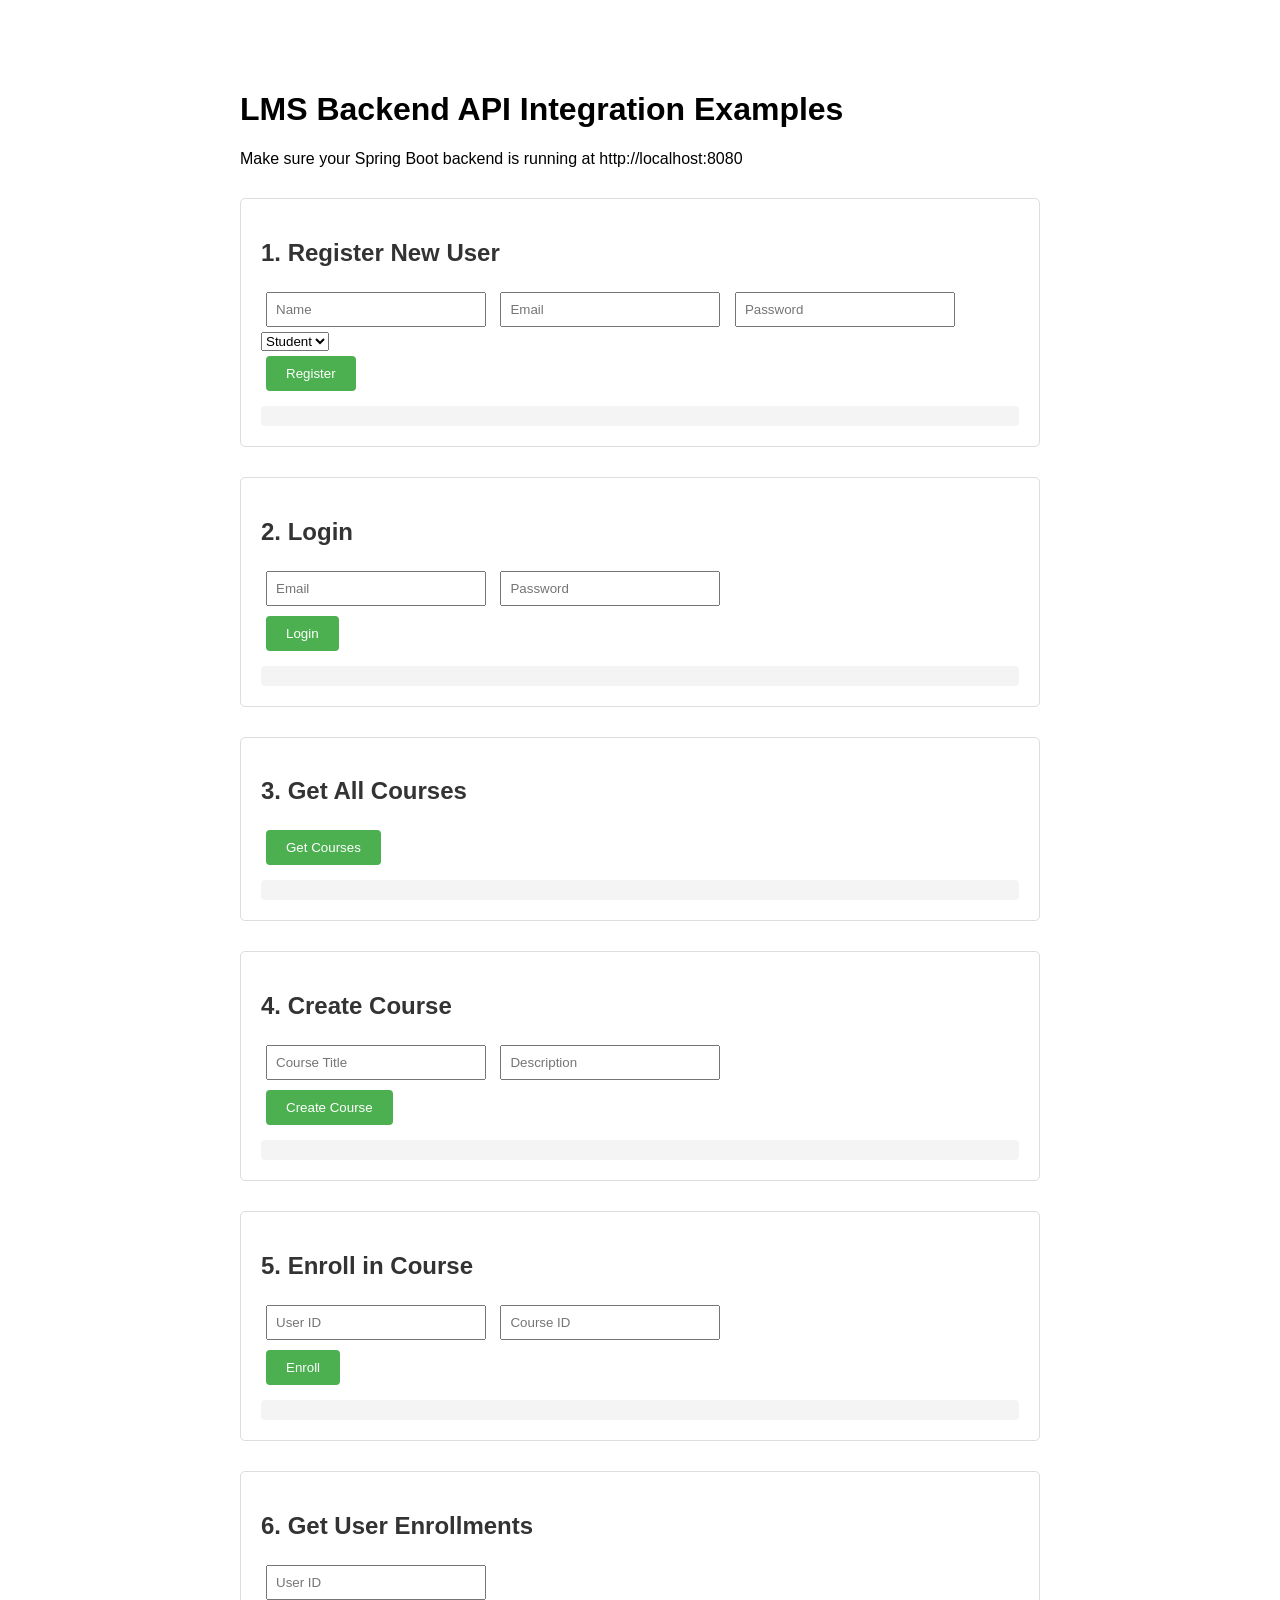
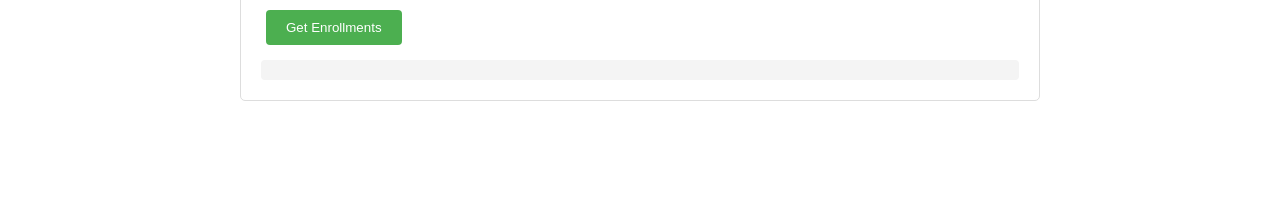
<file: frontend-example.html>
<!DOCTYPE html>
<html lang="en">
<head>
    <meta charset="UTF-8">
    <meta name="viewport" content="width=device-width, initial-scale=1.0">
    <title>LMS Frontend Integration Example</title>
    <style>
        body {
            font-family: Arial, sans-serif;
            max-width: 800px;
            margin: 50px auto;
            padding: 20px;
        }
        .section {
            margin: 30px 0;
            padding: 20px;
            border: 1px solid #ddd;
            border-radius: 5px;
        }
        h2 {
            color: #333;
        }
        button {
            background-color: #4CAF50;
            color: white;
            padding: 10px 20px;
            border: none;
            border-radius: 4px;
            cursor: pointer;
            margin: 5px;
        }
        button:hover {
            background-color: #45a049;
        }
        input {
            padding: 8px;
            margin: 5px;
            width: 200px;
        }
        .result {
            background-color: #f4f4f4;
            padding: 10px;
            margin-top: 10px;
            border-radius: 4px;
            white-space: pre-wrap;
        }
    </style>
</head>
<body>
    <h1>LMS Backend API Integration Examples</h1>
    <p>Make sure your Spring Boot backend is running at http://localhost:8080</p>

    <div class="section">
        <h2>1. Register New User</h2>
        <input type="text" id="regName" placeholder="Name">
        <input type="email" id="regEmail" placeholder="Email">
        <input type="password" id="regPassword" placeholder="Password">
        <select id="regRole">
            <option value="STUDENT">Student</option>
            <option value="ADMIN">Admin</option>
        </select>
        <br>
        <button onclick="register()">Register</button>
        <div class="result" id="regResult"></div>
    </div>

    <div class="section">
        <h2>2. Login</h2>
        <input type="email" id="loginEmail" placeholder="Email">
        <input type="password" id="loginPassword" placeholder="Password">
        <br>
        <button onclick="login()">Login</button>
        <div class="result" id="loginResult"></div>
    </div>

    <div class="section">
        <h2>3. Get All Courses</h2>
        <button onclick="getCourses()">Get Courses</button>
        <div class="result" id="coursesResult"></div>
    </div>

    <div class="section">
        <h2>4. Create Course</h2>
        <input type="text" id="courseTitle" placeholder="Course Title">
        <input type="text" id="courseDesc" placeholder="Description">
        <br>
        <button onclick="createCourse()">Create Course</button>
        <div class="result" id="createCourseResult"></div>
    </div>

    <div class="section">
        <h2>5. Enroll in Course</h2>
        <input type="number" id="enrollUserId" placeholder="User ID">
        <input type="number" id="enrollCourseId" placeholder="Course ID">
        <br>
        <button onclick="enroll()">Enroll</button>
        <div class="result" id="enrollResult"></div>
    </div>

    <div class="section">
        <h2>6. Get User Enrollments</h2>
        <input type="number" id="getUserEnrollments" placeholder="User ID">
        <br>
        <button onclick="getEnrollments()">Get Enrollments</button>
        <div class="result" id="enrollmentsResult"></div>
    </div>

    <script>
        const API_BASE = 'http://localhost:8080/api';

        async function register() {
            const data = {
                name: document.getElementById('regName').value,
                email: document.getElementById('regEmail').value,
                password: document.getElementById('regPassword').value,
                role: document.getElementById('regRole').value
            };

            try {
                const response = await fetch(`${API_BASE}/auth/register`, {
                    method: 'POST',
                    headers: { 'Content-Type': 'application/json' },
                    body: JSON.stringify(data)
                });
                const result = await response.json();
                document.getElementById('regResult').textContent = JSON.stringify(result, null, 2);

                if (result.success) {
                    localStorage.setItem('user', JSON.stringify(result.user));
                }
            } catch (error) {
                document.getElementById('regResult').textContent = 'Error: ' + error.message;
            }
        }

        async function login() {
            const data = {
                email: document.getElementById('loginEmail').value,
                password: document.getElementById('loginPassword').value
            };

            try {
                const response = await fetch(`${API_BASE}/auth/login`, {
                    method: 'POST',
                    headers: { 'Content-Type': 'application/json' },
                    body: JSON.stringify(data)
                });
                const result = await response.json();
                document.getElementById('loginResult').textContent = JSON.stringify(result, null, 2);

                if (result.success) {
                    localStorage.setItem('user', JSON.stringify(result.user));
                    alert('Logged in! User data saved to localStorage');
                }
            } catch (error) {
                document.getElementById('loginResult').textContent = 'Error: ' + error.message;
            }
        }

        async function getCourses() {
            try {
                const response = await fetch(`${API_BASE}/courses`);
                const result = await response.json();
                document.getElementById('coursesResult').textContent = JSON.stringify(result, null, 2);
            } catch (error) {
                document.getElementById('coursesResult').textContent = 'Error: ' + error.message;
            }
        }

        async function createCourse() {
            const data = {
                title: document.getElementById('courseTitle').value,
                description: document.getElementById('courseDesc').value
            };

            try {
                const response = await fetch(`${API_BASE}/courses`, {
                    method: 'POST',
                    headers: { 'Content-Type': 'application/json' },
                    body: JSON.stringify(data)
                });
                const result = await response.json();
                document.getElementById('createCourseResult').textContent = JSON.stringify(result, null, 2);
            } catch (error) {
                document.getElementById('createCourseResult').textContent = 'Error: ' + error.message;
            }
        }

        async function enroll() {
            const data = {
                userId: parseInt(document.getElementById('enrollUserId').value),
                courseId: parseInt(document.getElementById('enrollCourseId').value)
            };

            try {
                const response = await fetch(`${API_BASE}/enroll`, {
                    method: 'POST',
                    headers: { 'Content-Type': 'application/json' },
                    body: JSON.stringify(data)
                });
                const result = await response.json();
                document.getElementById('enrollResult').textContent = JSON.stringify(result, null, 2);
            } catch (error) {
                document.getElementById('enrollResult').textContent = 'Error: ' + error.message;
            }
        }

        async function getEnrollments() {
            const userId = document.getElementById('getUserEnrollments').value;

            try {
                const response = await fetch(`${API_BASE}/enrollments/${userId}`);
                const result = await response.json();
                document.getElementById('enrollmentsResult').textContent = JSON.stringify(result, null, 2);
            } catch (error) {
                document.getElementById('enrollmentsResult').textContent = 'Error: ' + error.message;
            }
        }

        const storedUser = localStorage.getItem('user');
        if (storedUser) {
            console.log('Stored user:', JSON.parse(storedUser));
        }
    </script>
</body>
</html>
</file>
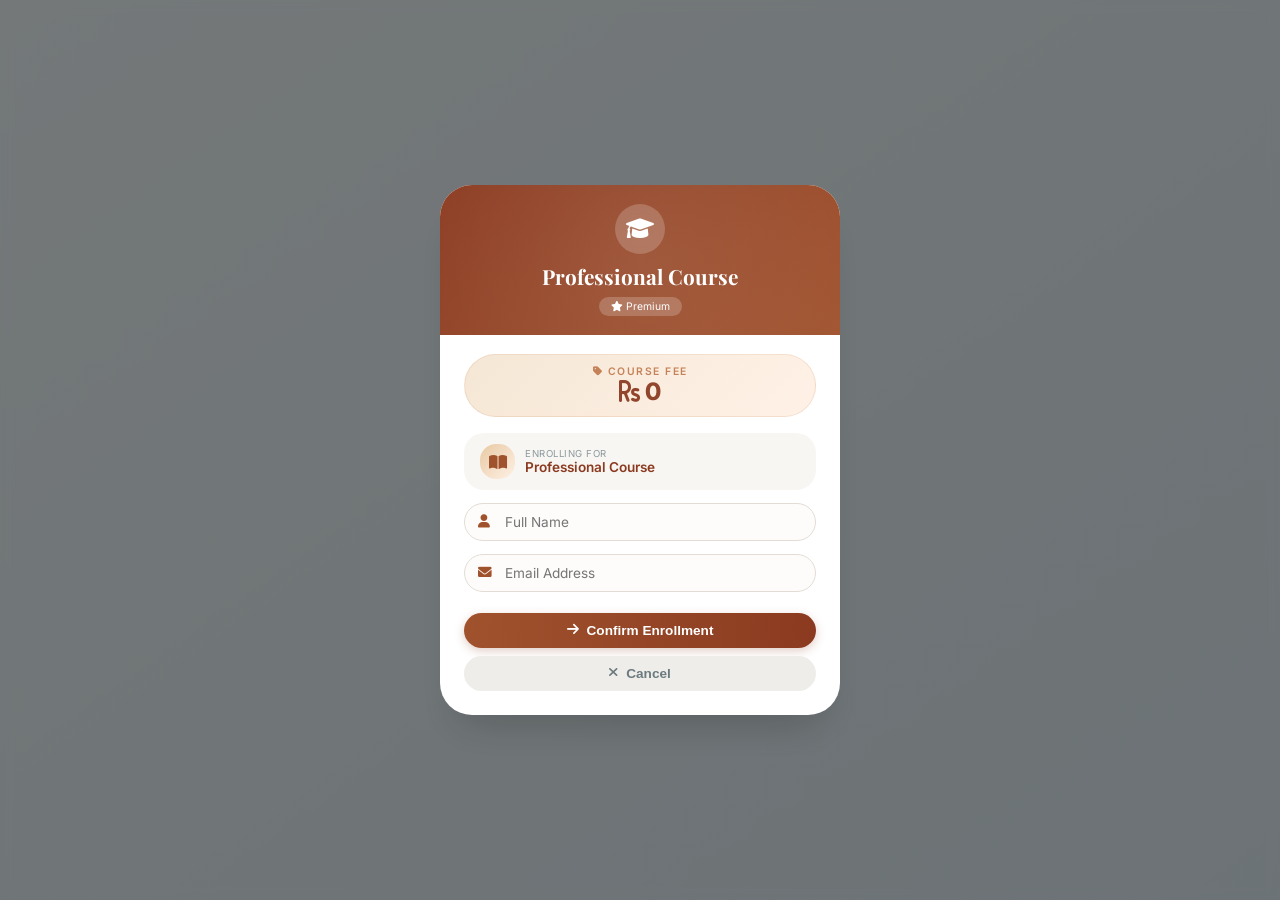
<file: target/classes/static/enroll.html>
<!DOCTYPE html>
<html lang="en">
<head>
    <meta charset="UTF-8">
    <meta name="viewport" content="width=device-width, initial-scale=1.0">
    <title>Enroll Now | VidyaSethu</title>
    
    <!-- Google Fonts -->
    <link href="https://fonts.googleapis.com/css2?family=Playfair+Display:wght@400;500;600;700;800&family=Inter:wght@300;400;500;600;700;800&display=swap" rel="stylesheet">
    
    <!-- Font Awesome 6 -->
    <link rel="stylesheet" href="https://cdnjs.cloudflare.com/ajax/libs/font-awesome/6.0.0-beta3/css/all.min.css">
    
    <style>
        * {
            margin: 0;
            padding: 0;
            box-sizing: border-box;
        }

        :root {
            --primary-deep: #6B2E1A;
            --primary-rich: #8B3A20;
            --primary-warm: #A0522D;
            --primary-soft: #C17A4E;
            --primary-light: #E8C9A3;
            --primary-glow: #F5E6D3;
            --dark-charcoal: #1E2A32;
            --slate-gray: #2C3E40;
            --accent-gold: #D4A373;
            --white: #FFFFFF;
            --success: #27AE60;
            --shadow-sm: 0 8px 20px -10px rgba(0,0,0,0.12);
            --shadow-md: 0 15px 30px -12px rgba(0,0,0,0.15);
            --shadow-lg: 0 25px 40px -18px rgba(0,0,0,0.2);
            --transition: all 0.3s cubic-bezier(0.23, 1, 0.32, 1);
        }

        body {
            font-family: 'Inter', sans-serif;
            background: linear-gradient(145deg, #E8F0F2 0%, #D9E6EC 100%);
            min-height: 100vh;
            display: flex;
            justify-content: center;
            align-items: center;
            margin: 0;
            padding: 20px;
            position: relative;
        }

        /* Subtle pattern overlay */
        body::before {
            content: '';
            position: fixed;
            top: 0;
            left: 0;
            width: 100%;
            height: 100%;
            background-image: radial-gradient(circle at 30% 50%, rgba(160, 82, 45, 0.03) 1px, transparent 1px);
            background-size: 40px 40px;
            pointer-events: none;
        }

        /* Modal Container */
        .modal-overlay {
            position: fixed;
            top: 0;
            left: 0;
            width: 100%;
            height: 100%;
            background: rgba(0, 0, 0, 0.5);
            backdrop-filter: blur(6px);
            display: flex;
            justify-content: center;
            align-items: center;
            z-index: 1000;
            animation: fadeIn 0.25s ease;
        }

        @keyframes fadeIn {
            from { opacity: 0; }
            to { opacity: 1; }
        }

        /* Compact Card */
        .enroll-card {
            background: var(--white);
            border-radius: 32px;
            width: 400px;
            max-width: 90%;
            overflow: hidden;
            box-shadow: var(--shadow-lg);
            animation: slideUp 0.35s ease-out;
            transition: var(--transition);
        }

        .enroll-card:hover {
            transform: translateY(-3px);
            box-shadow: 0 30px 45px -20px rgba(0,0,0,0.3);
        }

        @keyframes slideUp {
            from {
                opacity: 0;
                transform: translateY(30px);
            }
            to {
                opacity: 1;
                transform: translateY(0);
            }
        }

        /* Compact Header */
        .card-header {
            background: linear-gradient(135deg, var(--primary-rich), var(--primary-warm));
            padding: 1.2rem 1.5rem;
            text-align: center;
            position: relative;
        }

        .card-header::before {
            content: '';
            position: absolute;
            top: -50%;
            left: -50%;
            width: 200%;
            height: 200%;
            background: radial-gradient(circle, rgba(255,255,255,0.1) 0%, transparent 70%);
            animation: rotate 20s linear infinite;
        }

        @keyframes rotate {
            from { transform: rotate(0deg); }
            to { transform: rotate(360deg); }
        }

        .header-icon {
            background: rgba(255,255,255,0.2);
            width: 50px;
            height: 50px;
            border-radius: 50%;
            display: flex;
            align-items: center;
            justify-content: center;
            margin: 0 auto 0.5rem;
            backdrop-filter: blur(4px);
        }

        .header-icon i {
            font-size: 1.4rem;
            color: white;
        }

        .card-header h3 {
            font-size: 1.3rem;
            font-weight: 700;
            color: white;
            font-family: 'Playfair Display', serif;
            margin-bottom: 0.2rem;
            white-space: nowrap;
            overflow: hidden;
            text-overflow: ellipsis;
        }

        .course-badge {
            display: inline-block;
            background: rgba(255,255,255,0.2);
            padding: 3px 12px;
            border-radius: 40px;
            font-size: 0.65rem;
            color: white;
        }

        /* Compact Body */
        .card-body {
            padding: 1.2rem 1.5rem 1.5rem;
        }

        /* Price Tag - Compact */
        .price-tag {
            background: linear-gradient(135deg, var(--primary-glow), #FFF1E6);
            border-radius: 40px;
            padding: 0.6rem;
            text-align: center;
            margin-bottom: 1rem;
            border: 1px solid rgba(193, 122, 78, 0.15);
        }

        .price-label {
            font-size: 0.65rem;
            text-transform: uppercase;
            letter-spacing: 1.5px;
            color: var(--primary-soft);
            font-weight: 600;
        }

        .price-value {
            font-size: 1.5rem;
            font-weight: 800;
            color: var(--primary-rich);
            line-height: 1.2;
        }

        .price-value small {
            font-size: 0.7rem;
            font-weight: 500;
        }

        /* Input Groups - Compact */
        .input-group {
            margin-bottom: 0.8rem;
            position: relative;
        }

        .input-group i {
            position: absolute;
            left: 14px;
            top: 50%;
            transform: translateY(-50%);
            color: var(--primary-warm);
            font-size: 0.85rem;
            transition: var(--transition);
            z-index: 1;
        }

        .input-group input {
            width: 100%;
            padding: 10px 14px 10px 40px;
            border-radius: 40px;
            border: 1.5px solid #E2DCD5;
            font-size: 0.85rem;
            transition: var(--transition);
            font-family: 'Inter', sans-serif;
            background: #FEFCFA;
        }

        .input-group input:focus {
            outline: none;
            border-color: var(--primary-warm);
            box-shadow: 0 0 0 3px rgba(160, 82, 45, 0.12);
            background: white;
        }

        .input-group input:focus + i {
            color: var(--primary-rich);
            transform: translateY(-50%) scale(1.02);
        }

        /* Course Info Preview - Compact */
        .course-info {
            background: #F8F6F3;
            border-radius: 20px;
            padding: 0.7rem 1rem;
            margin: 0.8rem 0;
            display: flex;
            align-items: center;
            gap: 10px;
        }

        .course-info-icon {
            width: 35px;
            height: 35px;
            background: linear-gradient(135deg, var(--primary-light), #FFF1E6);
            border-radius: 16px;
            display: flex;
            align-items: center;
            justify-content: center;
        }

        .course-info-icon i {
            font-size: 1rem;
            color: var(--primary-warm);
        }

        .course-info-text {
            flex: 1;
        }

        .course-info-text .label {
            font-size: 0.6rem;
            color: #8B9A9E;
            text-transform: uppercase;
            letter-spacing: 0.5px;
        }

        .course-info-text .value {
            font-weight: 600;
            color: var(--primary-rich);
            font-size: 0.85rem;
            white-space: nowrap;
            overflow: hidden;
            text-overflow: ellipsis;
        }

        /* Buttons - Compact */
        .btn {
            display: inline-flex;
            align-items: center;
            justify-content: center;
            gap: 8px;
            padding: 10px 20px;
            border-radius: 40px;
            font-weight: 600;
            font-size: 0.85rem;
            transition: var(--transition);
            cursor: pointer;
            border: none;
            width: 100%;
            margin-top: 0.5rem;
        }

        .btn-primary {
            background: linear-gradient(95deg, var(--primary-warm), var(--primary-rich));
            color: white;
            box-shadow: 0 3px 10px rgba(139, 58, 32, 0.25);
        }

        .btn-primary:hover {
            transform: translateY(-2px);
            box-shadow: 0 6px 18px rgba(139, 58, 32, 0.35);
        }

        .btn-primary:active {
            transform: translateY(0);
        }

        .btn-secondary {
            background: #EFEDEA;
            color: #6A7A7E;
        }

        .btn-secondary:hover {
            background: #E5E2DD;
            transform: translateY(-2px);
        }

        /* User Banner - Compact */
        .user-banner {
            background: linear-gradient(135deg, #E8F5E9, #DCF5E0);
            border-radius: 16px;
            padding: 0.6rem 0.8rem;
            margin-bottom: 1rem;
            display: flex;
            align-items: center;
            gap: 10px;
            border-left: 3px solid var(--success);
        }

        .user-banner i {
            font-size: 1rem;
            color: var(--success);
        }

        .user-banner span {
            font-size: 0.75rem;
            color: #2E7D32;
            font-weight: 500;
        }

        /* Loading state */
        .btn-loading {
            opacity: 0.7;
            cursor: wait;
        }

        .btn-loading:hover {
            transform: none;
        }

        /* Success animation */
        @keyframes checkPop {
            0% { transform: scale(0); opacity: 0; }
            80% { transform: scale(1.2); }
            100% { transform: scale(1); opacity: 1; }
        }

        .success-icon {
            animation: checkPop 0.35s ease-out;
        }

        /* Notification */
        .custom-notification {
            position: fixed;
            top: 20px;
            right: 20px;
            background: var(--success);
            color: white;
            padding: 10px 18px;
            border-radius: 50px;
            display: flex;
            align-items: center;
            justify-content: space-between;
            gap: 15px;
            min-width: 260px;
            max-width: 360px;
            z-index: 10000;
            font-size: 0.8rem;
            font-weight: 500;
            box-shadow: 0 8px 20px rgba(0,0,0,0.15);
            animation: slideInRight 0.3s ease;
            font-family: 'Inter', sans-serif;
        }

        .custom-notification.error {
            background: #E74C3C;
        }

        @keyframes slideInRight {
            from { transform: translateX(100%); opacity: 0; }
            to { transform: translateX(0); opacity: 1; }
        }
        @keyframes slideOutRight {
            from { transform: translateX(0); opacity: 1; }
            to { transform: translateX(100%); opacity: 0; }
        }
    </style>
</head>

<body>

<div class="modal-overlay" id="enrollModal">
    <div class="enroll-card">
        <div class="card-header">
            <div class="header-icon">
                <i class="fas fa-graduation-cap"></i>
            </div>
            <h3 id="courseTitle">Loading...</h3>
            <div class="course-badge">
                <i class="fas fa-star"></i> Premium
            </div>
        </div>
        
        <div class="card-body">
            <!-- User Info Banner -->
            <div id="userBanner" class="user-banner" style="display: none;">
                <i class="fas fa-user-check"></i>
                <span id="userGreeting"></span>
            </div>

            <!-- Price Tag -->
            <div class="price-tag">
                <div class="price-label"><i class="fas fa-tag"></i> Course Fee</div>
                <div class="price-value" id="coursePrice">₹0</div>
            </div>

            <!-- Course Info Preview -->
            <div class="course-info">
                <div class="course-info-icon">
                    <i class="fas fa-book-open"></i>
                </div>
                <div class="course-info-text">
                    <div class="label">Enrolling for</div>
                    <div class="value" id="previewTitle">Course Name</div>
                </div>
            </div>

            <!-- Form Fields -->
            <div class="input-group">
                <i class="fas fa-user"></i>
                <input type="text" id="enrollName" placeholder="Full Name" autocomplete="name">
            </div>

            <div class="input-group">
                <i class="fas fa-envelope"></i>
                <input type="email" id="enrollEmail" placeholder="Email Address" autocomplete="email">
            </div>

            <!-- Action Buttons -->
            <button class="btn btn-primary" id="submitBtn" onclick="submitEnroll()">
                <i class="fas fa-arrow-right"></i> Confirm Enrollment
            </button>
            <button class="btn btn-secondary" onclick="goBack()">
                <i class="fas fa-times"></i> Cancel
            </button>
        </div>
    </div>
</div>

<script>
    let courseId = null;
    let price = 0;
    let courseTitle = "";

    // Get data from URL
    const params = new URLSearchParams(window.location.search);
    courseId = parseInt(params.get("id"));
    courseTitle = params.get("title");
    price = parseFloat(params.get("price"));

    if (isNaN(price)) price = 0;
    if (!courseTitle) courseTitle = "Professional Course";

    // Update UI with course info
    document.getElementById("courseTitle").innerText = courseTitle.length > 30 ? courseTitle.substring(0, 27) + "..." : courseTitle;
    document.getElementById("coursePrice").innerHTML = `<i class="fas fa-rupee-sign"></i> ${price.toLocaleString('en-IN')}`;
    document.getElementById("previewTitle").innerText = courseTitle.length > 35 ? courseTitle.substring(0, 32) + "..." : courseTitle;

    // Check if user is logged in and pre-fill if possible
    const loggedInUser = JSON.parse(localStorage.getItem("user"));
    const userBanner = document.getElementById("userBanner");
    const userNameInput = document.getElementById("enrollName");
    const userEmailInput = document.getElementById("enrollEmail");

    if (loggedInUser) {
        userBanner.style.display = "flex";
        const displayName = loggedInUser.name || loggedInUser.email;
        document.getElementById("userGreeting").innerHTML = `<i class="fas fa-user-circle"></i> Enrolling as: <strong>${escapeHtml(displayName)}</strong>`;
        
        if (loggedInUser.name) userNameInput.value = loggedInUser.name;
        if (loggedInUser.email) userEmailInput.value = loggedInUser.email;
    }

    function escapeHtml(str) {
        if (!str) return '';
        return str.replace(/[&<>]/g, function(m) {
            if (m === '&') return '&amp;';
            if (m === '<') return '&lt;';
            if (m === '>') return '&gt;';
            return m;
        });
    }

    function showNotification(message, type, callback) {
        const existingNotif = document.querySelector('.custom-notification');
        if (existingNotif) existingNotif.remove();

        const notif = document.createElement('div');
        notif.className = `custom-notification ${type}`;
        notif.innerHTML = `
            <div style="display: flex; align-items: center; gap: 10px;">
                <i class="fas ${type === 'success' ? 'fa-check-circle' : 'fa-exclamation-circle'}" style="font-size: 1rem;"></i>
                <span>${message}</span>
            </div>
            <button onclick="this.parentElement.remove()" style="background: none; border: none; color: white; cursor: pointer; font-size: 1.1rem;">&times;</button>
        `;
        
        document.body.appendChild(notif);
        
        setTimeout(() => {
            if (notif && notif.parentElement) {
                notif.style.animation = "slideOutRight 0.3s ease";
                setTimeout(() => notif.remove(), 300);
            }
            if (callback) callback();
        }, 3500);
    }

    function submitEnroll() {
        const user = JSON.parse(localStorage.getItem("user"));

        if (!user) {
            showNotification("Please login first to enroll!", "error", function() {
                window.location.href = "login.html";
            });
            return;
        }

        const name = document.getElementById("enrollName").value.trim();
        const email = document.getElementById("enrollEmail").value.trim();

        if (!name || !email) {
            showNotification("Please fill in all fields", "error");
            return;
        }

        const emailRegex = /^[^\s@]+@[^\s@]+\.[^\s@]+$/;
        if (!emailRegex.test(email)) {
            showNotification("Please enter a valid email address", "error");
            return;
        }

        const submitBtn = document.getElementById("submitBtn");
        const originalBtnHTML = submitBtn.innerHTML;
        submitBtn.innerHTML = '<i class="fas fa-spinner fa-pulse"></i> Processing...';
        submitBtn.disabled = true;
        submitBtn.classList.add("btn-loading");

        const data = {
            userId: Number(user.id),
            courseId: courseId,
            name: name,
            email: email,
            price: price
        };

        console.log("Sending enrollment:", data);

        fetch("http://localhost:8080/api/enroll", {
            method: "POST",
            headers: { "Content-Type": "application/json" },
            body: JSON.stringify(data)
        })
        .then(res => {
            if (!res.ok) throw new Error(`HTTP ${res.status}`);
            return res.json();
        })
        .then(() => {
            submitBtn.innerHTML = '<i class="fas fa-check-circle success-icon"></i> Enrolled!';
            submitBtn.style.background = "linear-gradient(95deg, #27AE60, #2ECC71)";
            showNotification("🎉 Enrollment Successful! Redirecting...", "success");
            
            setTimeout(() => {
                window.location.href = "index.html";
            }, 1200);
        })
        .catch(err => {
            console.error("Enrollment error:", err);
            submitBtn.innerHTML = originalBtnHTML;
            submitBtn.disabled = false;
            submitBtn.classList.remove("btn-loading");
            showNotification("Error saving enrollment. Please try again.", "error");
        });
    }

    function goBack() {
        window.location.href = "programs.html";
    }

    // Enter key support
    document.addEventListener('keypress', function(e) {
        if (e.key === 'Enter') {
            const submitBtn = document.getElementById("submitBtn");
            if (submitBtn && !submitBtn.disabled) {
                submitEnroll();
            }
        }
    });
</script>

</body>
</html>
</file>
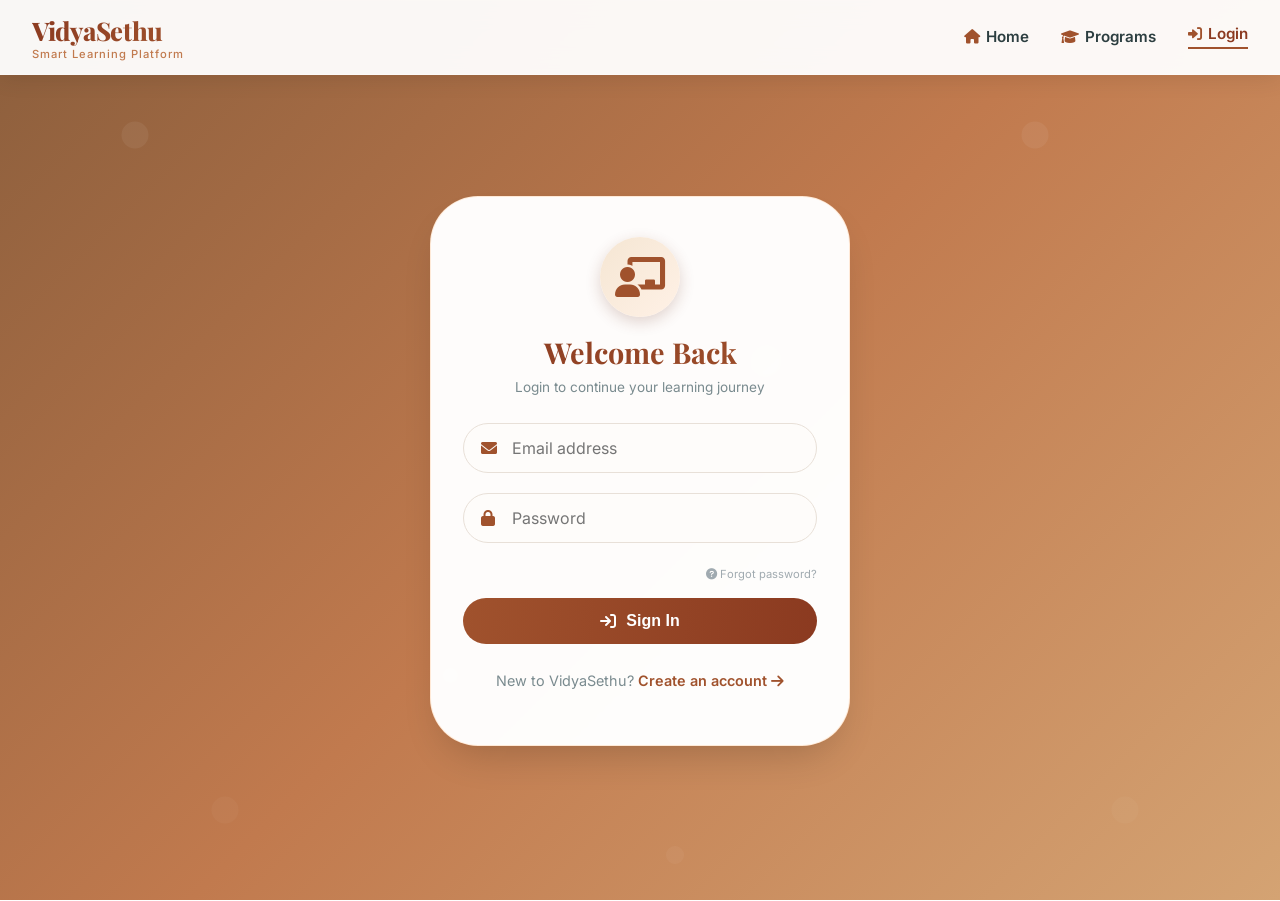
<file: target/classes/static/login.html>
<!DOCTYPE html>
<html lang="en">
<head>
    <meta charset="UTF-8">
    <meta name="viewport" content="width=device-width, initial-scale=1.0">
    <meta name="description" content="Login to VidyaSethu - Smart Learning Platform">
    <title>Login | VidyaSethu</title>
    
    <!-- Google Fonts -->
    <link href="https://fonts.googleapis.com/css2?family=Playfair+Display:wght@400;500;600;700;800;900&family=Inter:wght@300;400;500;600;700;800&display=swap" rel="stylesheet">
    
    <!-- Font Awesome 6 -->
    <link rel="stylesheet" href="https://cdnjs.cloudflare.com/ajax/libs/font-awesome/6.0.0-beta3/css/all.min.css">
    
    <style>
        * {
            margin: 0;
            padding: 0;
            box-sizing: border-box;
        }

        :root {
            --primary-deep: #6B2E1A;
            --primary-rich: #8B3A20;
            --primary-warm: #A0522D;
            --primary-soft: #C17A4E;
            --primary-light: #E8C9A3;
            --primary-glow: #F5E6D3;
            --dark-charcoal: #1E2A32;
            --slate-gray: #2C3E40;
            --accent-gold: #D4A373;
            --white: #FFFFFF;
            --shadow-sm: 0 10px 30px -12px rgba(0,0,0,0.15);
            --shadow-md: 0 20px 40px -15px rgba(0,0,0,0.2);
            --shadow-hover: 0 25px 45px -12px rgba(107,46,26,0.3);
            --transition: all 0.3s cubic-bezier(0.23, 1, 0.32, 1);
        }

        body {
            font-family: 'Inter', sans-serif;
            background: linear-gradient(135deg, #8B5E3C 0%, #C17A4E 50%, #D4A373 100%);
            background-attachment: fixed;
            min-height: 100vh;
            display: flex;
            flex-direction: column;
            margin: 0;
            position: relative;
            overflow-x: hidden;
        }

        /* Animated background particles */
        body::before {
            content: '';
            position: fixed;
            top: 0;
            left: 0;
            width: 100%;
            height: 100%;
            background: url('data:image/svg+xml,<svg xmlns="http://www.w3.org/2000/svg" viewBox="0 0 200 200"><circle cx="30" cy="30" r="3" fill="rgba(255,255,255,0.15)"/><circle cx="170" cy="80" r="4" fill="rgba(255,255,255,0.1)"/><circle cx="100" cy="150" r="2" fill="rgba(255,255,255,0.12)"/><circle cx="50" cy="180" r="3" fill="rgba(255,255,255,0.08)"/><circle cx="150" cy="190" r="2" fill="rgba(255,255,255,0.1)"/></svg>');
            background-repeat: repeat;
            opacity: 0.4;
            pointer-events: none;
            animation: floatBg 20s linear infinite;
        }

        @keyframes floatBg {
            0% { transform: translate(0, 0); }
            100% { transform: translate(50px, 50px); }
        }

        /* Navigation Bar - Glassmorphism */
        .navbar {
            position: fixed;
            top: 0;
            left: 0;
            right: 0;
            z-index: 1000;
            background: rgba(255, 255, 255, 0.95);
            backdrop-filter: blur(12px);
            box-shadow: 0 2px 25px rgba(0, 0, 0, 0.1);
            border-bottom: 1px solid rgba(255, 255, 255, 0.3);
        }

        .navbar-container {
            max-width: 1400px;
            margin: 0 auto;
            display: flex;
            justify-content: space-between;
            align-items: center;
            padding: 0.8rem 2rem;
        }

        .navbar-logo a {
            display: flex;
            align-items: center;
            gap: 12px;
            text-decoration: none;
        }

        .logo-text {
            display: flex;
            flex-direction: column;
        }

        .logo-main {
            font-size: 1.6rem;
            font-weight: 800;
            background: linear-gradient(135deg, var(--primary-rich), var(--primary-warm));
            background-clip: text;
            -webkit-background-clip: text;
            color: transparent;
            letter-spacing: -0.3px;
            font-family: 'Playfair Display', serif;
        }

        .logo-sub {
            font-size: 0.7rem;
            font-weight: 500;
            color: var(--primary-soft);
            letter-spacing: 1px;
        }

        .nav-menu {
            display: flex;
            gap: 2rem;
            list-style: none;
            align-items: center;
        }

        .nav-link {
            text-decoration: none;
            font-weight: 600;
            color: var(--slate-gray);
            transition: var(--transition);
            font-size: 0.95rem;
            display: flex;
            align-items: center;
            gap: 6px;
        }

        .nav-link i {
            font-size: 0.9rem;
            color: var(--primary-warm);
        }

        .nav-link:hover {
            color: var(--primary-rich);
            transform: translateY(-2px);
        }

        .nav-link.active {
            color: var(--primary-rich);
            border-bottom: 2px solid var(--primary-warm);
            padding-bottom: 4px;
        }

        .navbar-divider {
            height: 1px;
            background: linear-gradient(90deg, transparent, var(--primary-soft), transparent);
        }

        /* Login Container */
        .login-wrapper {
            flex: 1;
            display: flex;
            justify-content: center;
            align-items: center;
            min-height: 100vh;
            padding: 100px 20px 60px;
        }

        .login-container {
            background: rgba(255, 255, 255, 0.98);
            backdrop-filter: blur(2px);
            padding: 2.5rem 2rem;
            border-radius: 48px;
            width: 420px;
            max-width: 90%;
            text-align: center;
            box-shadow: var(--shadow-md);
            border: 1px solid rgba(255, 215, 180, 0.5);
            transition: var(--transition);
            animation: slideUp 0.5s ease-out;
        }

        .login-container:hover {
            transform: translateY(-5px);
            box-shadow: var(--shadow-hover);
        }

        @keyframes slideUp {
            from {
                opacity: 0;
                transform: translateY(40px);
            }
            to {
                opacity: 1;
                transform: translateY(0);
            }
        }

        /* Icon & Title */
        .login-icon {
            background: linear-gradient(135deg, var(--primary-glow), #FFF1E6);
            width: 80px;
            height: 80px;
            border-radius: 50%;
            display: flex;
            align-items: center;
            justify-content: center;
            margin: 0 auto 1rem;
            box-shadow: 0 5px 15px rgba(107, 46, 26, 0.2);
        }

        .login-icon i {
            font-size: 2.5rem;
            color: var(--primary-warm);
        }

        h2 {
            font-size: 1.8rem;
            font-weight: 700;
            background: linear-gradient(135deg, var(--primary-rich), var(--primary-warm));
            background-clip: text;
            -webkit-background-clip: text;
            color: transparent;
            margin-bottom: 0.5rem;
            font-family: 'Playfair Display', serif;
        }

        .welcome-text {
            color: #7A8B8F;
            font-size: 0.85rem;
            margin-bottom: 1.8rem;
        }

        /* Input Fields */
        .input-group {
            position: relative;
            margin: 1.2rem 0;
        }

        .input-group i {
            position: absolute;
            left: 18px;
            top: 50%;
            transform: translateY(-50%);
            color: var(--primary-warm);
            font-size: 1rem;
            transition: var(--transition);
        }

        .input-group input {
            width: 100%;
            padding: 14px 18px 14px 48px;
            border-radius: 60px;
            border: 1.5px solid #E8E0D8;
            font-size: 1rem;
            transition: var(--transition);
            font-family: 'Inter', sans-serif;
            background: #FEFCFA;
        }

        .input-group input:focus {
            outline: none;
            border-color: var(--primary-warm);
            box-shadow: 0 0 0 3px rgba(160, 82, 45, 0.15);
            background: white;
        }

        .input-group input:focus + i {
            color: var(--primary-rich);
            transform: translateY(-50%) scale(1.05);
        }

        /* Login Button */
        .login-btn {
            width: 100%;
            padding: 14px;
            background: linear-gradient(95deg, var(--primary-warm), var(--primary-rich));
            color: white;
            border: none;
            border-radius: 60px;
            cursor: pointer;
            font-size: 1rem;
            font-weight: 700;
            margin-top: 1rem;
            transition: var(--transition);
            display: flex;
            align-items: center;
            justify-content: center;
            gap: 10px;
        }

        .login-btn:hover {
            transform: translateY(-2px);
            box-shadow: 0 8px 25px rgba(139, 58, 32, 0.35);
        }

        .login-btn:active {
            transform: translateY(0);
        }

        /* Register Link */
        .register-link {
            margin-top: 1.8rem;
            color: #7A8B8F;
            font-size: 0.9rem;
        }

        .register-link a {
            color: var(--primary-warm);
            text-decoration: none;
            font-weight: 600;
            transition: var(--transition);
        }

        .register-link a:hover {
            color: var(--primary-rich);
            text-decoration: underline;
        }

        /* Error Message */
        .error-msg {
            background: #FEE2E2;
            color: #C0392B;
            padding: 12px;
            border-radius: 60px;
            margin-top: 1rem;
            font-size: 0.8rem;
            display: flex;
            align-items: center;
            justify-content: center;
            gap: 8px;
            animation: shake 0.3s ease-in-out;
        }

        @keyframes shake {
            0%, 100% { transform: translateX(0); }
            25% { transform: translateX(-5px); }
            75% { transform: translateX(5px); }
        }

        /* Success Animation */
        .success-check {
            display: inline-block;
            animation: checkPop 0.4s ease-out;
        }

        @keyframes checkPop {
            0% { transform: scale(0); opacity: 0; }
            80% { transform: scale(1.2); }
            100% { transform: scale(1); opacity: 1; }
        }

        /* Forgot Password Link */
        .forgot-link {
            text-align: right;
            margin-top: 0.5rem;
        }

        .forgot-link a {
            font-size: 0.7rem;
            color: #A0AAB0;
            text-decoration: none;
            transition: var(--transition);
        }

        .forgot-link a:hover {
            color: var(--primary-warm);
        }

        /* Responsive */
        @media (max-width: 480px) {
            .login-container {
                padding: 1.8rem 1.5rem;
            }
            h2 {
                font-size: 1.5rem;
            }
            .navbar-container {
                padding: 0.6rem 1rem;
            }
            .logo-main {
                font-size: 1.3rem;
            }
        }
    </style>
</head>
<body>

    <!-- Navigation Bar -->
    <nav class="navbar">
        <div class="navbar-container">
            <div class="navbar-logo">
                <a href="index.html">
                    <div class="logo-text">
                        <div class="logo-main">VidyaSethu</div>
                        <div class="logo-sub">Smart Learning Platform</div>
                    </div>
                </a>
            </div>
            <ul class="nav-menu">
                <li class="nav-item"><a href="index.html" class="nav-link"><i class="fas fa-home"></i> Home</a></li>
                <li class="nav-item"><a href="programs.html" class="nav-link"><i class="fas fa-graduation-cap"></i> Programs</a></li>
                <li class="nav-item"><a href="login.html" class="nav-link active"><i class="fas fa-sign-in-alt"></i> Login</a></li>
            </ul>
        </div>
    </nav>
    <div class="navbar-divider"></div>

    <!-- Login Form -->
    <div class="login-wrapper">
        <div class="login-container">
            <div class="login-icon">
                <i class="fas fa-chalkboard-user"></i>
            </div>
            <h2>Welcome Back</h2>
            <p class="welcome-text">Login to continue your learning journey</p>

            <div class="input-group">
                <i class="fas fa-envelope"></i>
                <input type="email" id="email" placeholder="Email address" autocomplete="email">
            </div>

            <div class="input-group">
                <i class="fas fa-lock"></i>
                <input type="password" id="password" placeholder="Password" autocomplete="current-password">
            </div>

            <div class="forgot-link">
                <a href="#"><i class="fas fa-question-circle"></i> Forgot password?</a>
            </div>

            <button class="login-btn" onclick="login()">
                <i class="fas fa-arrow-right-to-bracket"></i> Sign In
            </button>

            <div class="register-link">
                New to VidyaSethu? <a href="register.html">Create an account <i class="fas fa-arrow-right"></i></a>
            </div>
            <div id="errorMsg" style="margin-top: 1rem;"></div>
        </div>
    </div>

    <script>
        // Get DOM elements
        const emailInput = document.getElementById("email");
        const passwordInput = document.getElementById("password");
        const errorDiv = document.getElementById("errorMsg");

        // Add enter key support
        emailInput.addEventListener("keypress", function(e) {
            if (e.key === "Enter") login();
        });
        passwordInput.addEventListener("keypress", function(e) {
            if (e.key === "Enter") login();
        });

        // Login function (original logic preserved)
        function login() {
            const email = emailInput.value.trim();
            const password = passwordInput.value.trim();

            // Clear previous error
            errorDiv.innerHTML = "";

            // Validation
            if (!email || !password) {
                showError("Please fill in both email and password");
                return;
            }

            // Email format validation
            const emailRegex = /^[^\s@]+@[^\s@]+\.[^\s@]+$/;
            if (!emailRegex.test(email)) {
                showError("Please enter a valid email address");
                return;
            }

            // Show loading state
            const loginBtn = document.querySelector(".login-btn");
            const originalBtnText = loginBtn.innerHTML;
            loginBtn.innerHTML = '<i class="fas fa-spinner fa-pulse"></i> Signing in...';
            loginBtn.disabled = true;

            // API Call - ORIGINAL ENDPOINT PRESERVED
            fetch("http://localhost:8080/api/auth/login", {
                method: "POST",
                headers: {
                    "Content-Type": "application/json"
                },
                body: JSON.stringify({ email, password })
            })
            .then(res => {
                if (!res.ok) {
                    throw new Error(`HTTP ${res.status}`);
                }
                return res.json();
            })
            .then(data => {
                // Original logic preserved exactly
                if (data.success) {
                    // Store user data in localStorage as per original
                    localStorage.setItem("user", JSON.stringify(data.user));
                    localStorage.setItem("role", data.user.role);

                    // Show success animation
                    loginBtn.innerHTML = '<i class="fas fa-check-circle success-check"></i> Success!';
                    
                    setTimeout(() => {
                        alert("Login successful");
                        
                        // Redirect based on role - ORIGINAL LOGIC
                        if (data.user.role === "ADMIN") {
                            window.location.href = "admin-dashboard.html";
                        } else {
                            window.location.href = "index.html";
                        }
                    }, 500);
                } else {
                    showError(data.message || "Invalid email or password");
                    loginBtn.innerHTML = originalBtnText;
                    loginBtn.disabled = false;
                }
            })
            .catch(err => {
                console.error("Login error:", err);
                showError("Server error. Please make sure the backend is running on port 8080");
                loginBtn.innerHTML = originalBtnText;
                loginBtn.disabled = false;
            });
        }

        // Helper function to show error messages
        function showError(message) {
            errorDiv.innerHTML = `
                <div class="error-msg">
                    <i class="fas fa-exclamation-circle"></i>
                    ${message}
                </div>
            `;
            // Auto-remove after 4 seconds
            setTimeout(() => {
                if (errorDiv.innerHTML) {
                    errorDiv.innerHTML = "";
                }
            }, 4000);
        }

        // Pre-fill demo credentials for testing (optional - remove in production)
        // Uncomment below for quick testing
        /*
        emailInput.value = "student@example.com";
        passwordInput.value = "password";
        */
    </script>

</body>
</html>
</file>
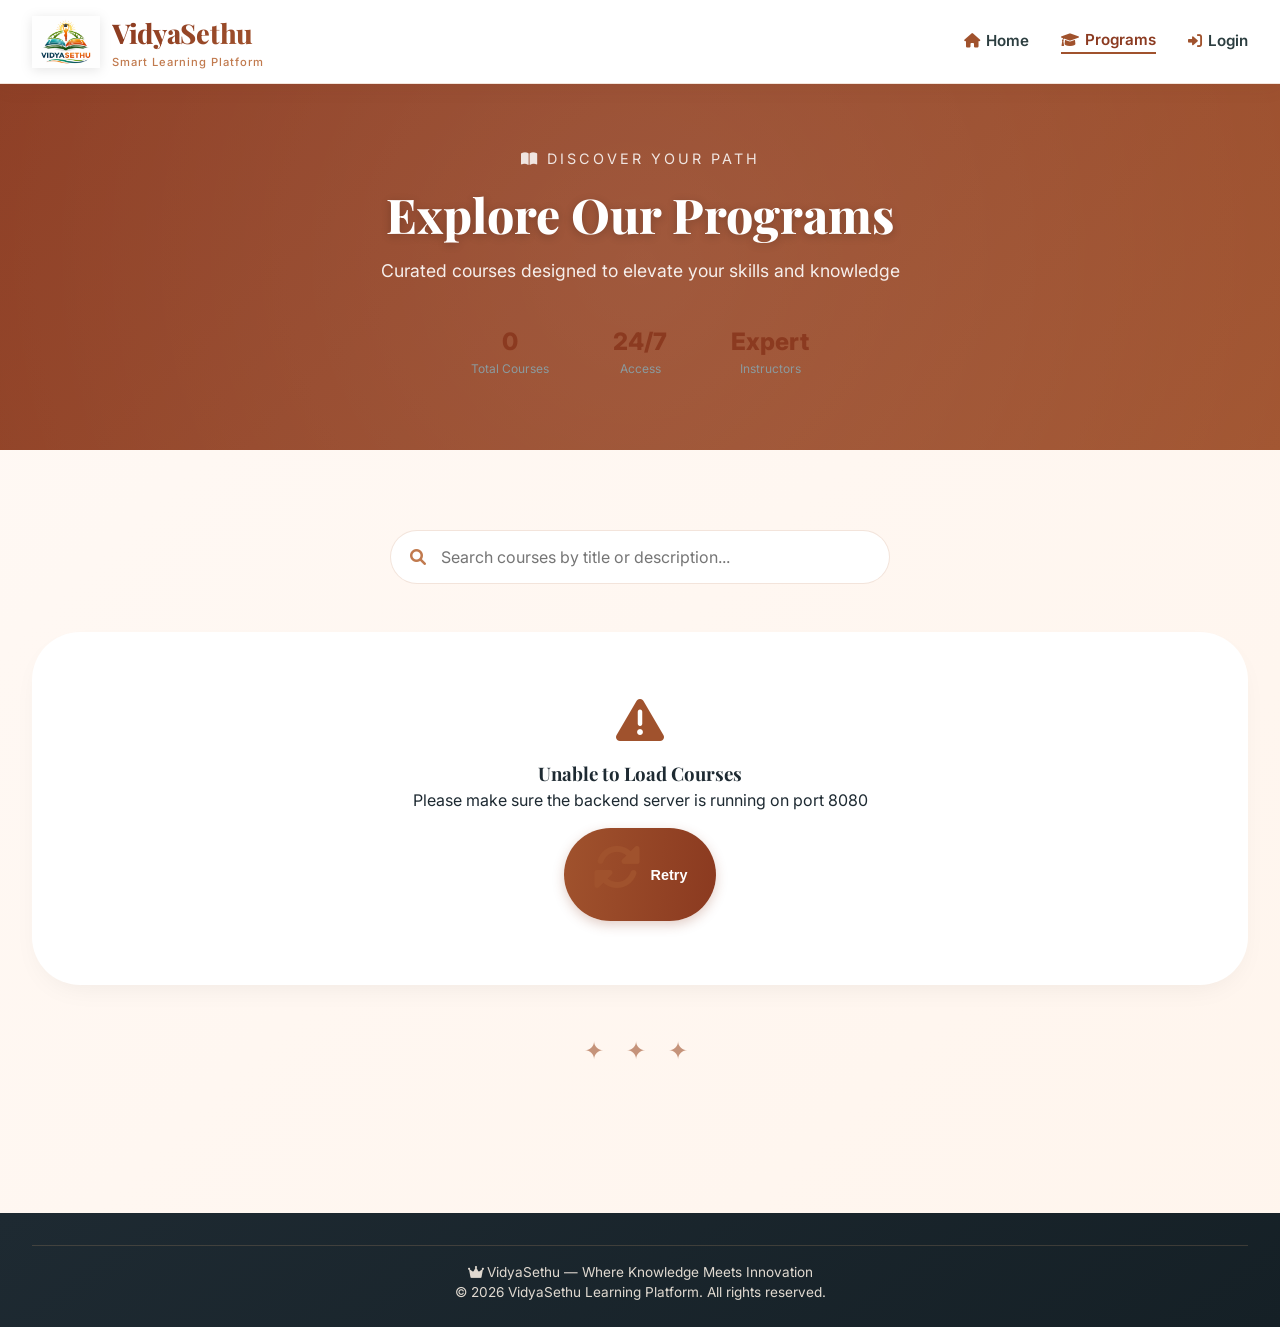
<file: target/classes/static/programs.html>
<!DOCTYPE html>
<html lang="en">

<head>
    <meta charset="UTF-8">
    <meta name="viewport" content="width=device-width, initial-scale=1.0">
    <meta name="description" content="Explore premium courses at VidyaSethu - Smart Learning Platform">
    <title>VidyaSethu | Explore Programs</title>
    <!-- Favicon -->
    <link rel="icon" type="image/png" href="assets/images/RV_Logo.png">
    <!-- Google Fonts -->
    <link href="https://fonts.googleapis.com/css2?family=Playfair+Display:wght@400;500;600;700;800;900&family=Inter:wght@300;400;500;600;700;800&display=swap" rel="stylesheet">
    <!-- Font Awesome 6 -->
    <link rel="stylesheet" href="https://cdnjs.cloudflare.com/ajax/libs/font-awesome/6.0.0-beta3/css/all.min.css">
    
    <style>
        :root {
            --primary-deep: #6B2E1A;
            --primary-rich: #8B3A20;
            --primary-warm: #A0522D;
            --primary-soft: #C17A4E;
            --primary-light: #E8C9A3;
            --primary-glow: #F5E6D3;
            --dark-charcoal: #1E2A32;
            --slate-gray: #2C3E40;
            --accent-gold: #D4A373;
            --accent-sand: #FAEDCD;
            --white: #FFFFFF;
            --shadow-sm: 0 10px 30px -12px rgba(0,0,0,0.08);
            --shadow-md: 0 20px 40px -15px rgba(0,0,0,0.12);
            --shadow-hover: 0 30px 50px -18px rgba(107,46,26,0.25);
            --transition: all 0.4s cubic-bezier(0.23, 1, 0.32, 1);
        }

        * {
            margin: 0;
            padding: 0;
            box-sizing: border-box;
        }

        body {
            font-family: 'Inter', sans-serif;
            background: linear-gradient(135deg, #FFF9F5 0%, #FFF5ED 100%);
            color: var(--dark-charcoal);
            line-height: 1.5;
            overflow-x: hidden;
        }

        h1, h2, h3, h4, .logo-main {
            font-family: 'Playfair Display', serif;
        }

        /* ===== NAVIGATION - PREMIUM GLASS ===== */
        .navbar {
            position: sticky;
            top: 0;
            z-index: 1000;
            background: rgba(255, 255, 255, 0.96);
            backdrop-filter: blur(12px);
            box-shadow: 0 2px 20px rgba(107, 46, 26, 0.08);
            border-bottom: 1px solid rgba(193, 122, 78, 0.2);
        }

        .navbar-container {
            max-width: 1400px;
            margin: 0 auto;
            display: flex;
            justify-content: space-between;
            align-items: center;
            padding: 0.8rem 2rem;
        }

        .navbar-logo a {
            display: flex;
            align-items: center;
            gap: 12px;
            text-decoration: none;
        }

        .logo-img {
            max-height: 52px;
            width: auto;
            transition: var(--transition);
            filter: drop-shadow(0 2px 6px rgba(0,0,0,0.1));
        }

        .logo-text {
            display: flex;
            flex-direction: column;
        }

        .logo-main {
            font-size: 1.7rem;
            font-weight: 800;
            background: linear-gradient(135deg, var(--primary-rich), var(--primary-warm));
            background-clip: text;
            -webkit-background-clip: text;
            color: transparent;
            letter-spacing: -0.3px;
        }

        .logo-sub {
            font-size: 0.7rem;
            font-weight: 500;
            color: var(--primary-soft);
            letter-spacing: 1px;
        }

        .nav-menu {
            display: flex;
            gap: 2rem;
            list-style: none;
            align-items: center;
        }

        .nav-link {
            text-decoration: none;
            font-weight: 600;
            color: var(--slate-gray);
            transition: var(--transition);
            font-size: 0.95rem;
            display: flex;
            align-items: center;
            gap: 6px;
        }

        .nav-link i {
            font-size: 0.9rem;
            color: var(--primary-warm);
        }

        .nav-link:hover {
            color: var(--primary-rich);
            transform: translateY(-2px);
        }

        .nav-link.active {
            color: var(--primary-rich);
            border-bottom: 2px solid var(--primary-warm);
        }

        .menu-toggle {
            display: none;
            flex-direction: column;
            cursor: pointer;
        }

        .menu-toggle span {
            width: 25px;
            height: 2px;
            background: var(--primary-rich);
            margin: 3px 0;
            transition: 0.3s;
        }

        /* ===== HEADER SECTION ===== */
        .page-header {
            background: linear-gradient(135deg, var(--primary-rich), var(--primary-warm));
            padding: 4rem 2rem;
            text-align: center;
            position: relative;
            overflow: hidden;
        }

        .page-header::before {
            content: '';
            position: absolute;
            top: -50%;
            left: -50%;
            width: 200%;
            height: 200%;
            background: radial-gradient(circle, rgba(255,255,255,0.1) 0%, transparent 70%);
            animation: rotate 20s linear infinite;
        }

        @keyframes rotate {
            from { transform: rotate(0deg); }
            to { transform: rotate(360deg); }
        }

        .page-header .container {
            position: relative;
            z-index: 2;
        }

        .page-header .section-subheading {
            color: rgba(255,255,255,0.85);
            font-size: 0.9rem;
            letter-spacing: 3px;
            margin-bottom: 0.5rem;
        }

        .page-header h1 {
            font-size: 3rem;
            font-weight: 800;
            color: white;
            margin-bottom: 0.5rem;
            text-shadow: 0 2px 10px rgba(0,0,0,0.2);
        }

        .page-header p {
            color: rgba(255,255,255,0.9);
            font-size: 1.1rem;
        }

        /* ===== COURSES SECTION ===== */
        .courses-section {
            padding: 5rem 2rem;
        }

        .container {
            max-width: 1280px;
            margin: 0 auto;
        }

        /* Premium Course Cards Grid */
        #courses-container {
            display: grid;
            grid-template-columns: repeat(auto-fill, minmax(350px, 1fr));
            gap: 2rem;
        }

        .program-card {
            background: var(--white);
            border-radius: 32px;
            padding: 2rem;
            transition: var(--transition);
            box-shadow: var(--shadow-sm);
            border: 1px solid rgba(193, 122, 78, 0.12);
            position: relative;
            overflow: hidden;
            cursor: pointer;
        }

        .program-card::before {
            content: '';
            position: absolute;
            top: 0;
            left: 0;
            width: 100%;
            height: 6px;
            background: linear-gradient(90deg, var(--primary-warm), var(--accent-gold), var(--primary-warm));
            transform: scaleX(0);
            transition: transform 0.5s ease;
            transform-origin: left;
        }

        .program-card:hover::before {
            transform: scaleX(1);
        }

        .program-card:hover {
            transform: translateY(-10px);
            box-shadow: var(--shadow-hover);
            border-color: rgba(193, 122, 78, 0.25);
        }

        .card-badge {
            position: absolute;
            top: 20px;
            right: 20px;
            background: linear-gradient(135deg, var(--accent-gold), #FFD166);
            color: var(--primary-rich);
            font-size: 0.7rem;
            font-weight: 700;
            padding: 4px 12px;
            border-radius: 40px;
            letter-spacing: 0.5px;
        }

        .program-icon {
            font-size: 3rem;
            margin-bottom: 1.2rem;
            background: linear-gradient(135deg, var(--primary-glow), #FFF1E6);
            width: 70px;
            height: 70px;
            display: flex;
            align-items: center;
            justify-content: center;
            border-radius: 24px;
            transition: var(--transition);
        }

        .program-card:hover .program-icon {
            transform: scale(1.05) rotate(3deg);
            background: linear-gradient(135deg, #FFF1E6, var(--primary-glow));
        }

        .program-card h3 {
            font-size: 1.5rem;
            font-weight: 700;
            color: var(--primary-rich);
            margin-bottom: 0.75rem;
            line-height: 1.3;
        }

        .program-card p {
            color: #6A7A7E;
            margin-bottom: 1.5rem;
            line-height: 1.6;
        }

        .course-meta {
            display: flex;
            gap: 1rem;
            margin-bottom: 1.5rem;
            flex-wrap: wrap;
        }

        .meta-item {
            display: flex;
            align-items: center;
            gap: 6px;
            font-size: 0.8rem;
            color: #8B9A9E;
            background: #F8F4F0;
            padding: 4px 12px;
            border-radius: 40px;
        }

        .meta-item i {
            color: var(--primary-warm);
            font-size: 0.75rem;
        }

        .btn {
            display: inline-flex;
            align-items: center;
            gap: 10px;
            padding: 0.9rem 1.8rem;
            border-radius: 60px;
            font-weight: 600;
            text-decoration: none;
            transition: var(--transition);
            cursor: pointer;
            border: none;
            font-size: 0.9rem;
        }

        .btn-primary {
            background: linear-gradient(95deg, var(--primary-warm), var(--primary-rich));
            color: white;
            box-shadow: 0 4px 12px rgba(139, 58, 32, 0.25);
        }

        .btn-primary:hover {
            transform: translateY(-3px);
            box-shadow: 0 12px 25px rgba(139, 58, 32, 0.35);
        }

        .btn-outline {
            background: transparent;
            border: 2px solid var(--primary-warm);
            color: var(--primary-rich);
        }

        .btn-outline:hover {
            background: var(--primary-warm);
            color: white;
            transform: translateY(-3px);
        }

        .decorative-motif {
            text-align: center;
            color: var(--primary-warm);
            font-size: 1.5rem;
            margin: 3rem 0 1rem;
            letter-spacing: 8px;
            opacity: 0.6;
        }

        /* Loading & Empty States */
        .loading-state, .empty-state {
            text-align: center;
            padding: 4rem;
            background: var(--white);
            border-radius: 48px;
            box-shadow: var(--shadow-sm);
        }

        .loading-state i, .empty-state i {
            font-size: 3rem;
            color: var(--primary-warm);
            margin-bottom: 1rem;
        }

        /* Footer */
        .footer {
            background: linear-gradient(145deg, #1E2A32, #152026);
            color: #E0D9D0;
            padding: 2rem 2rem 1.5rem;
            margin-top: 3rem;
        }

        .footer-bottom {
            text-align: center;
            padding-top: 1rem;
            border-top: 1px solid rgba(212, 163, 115, 0.2);
            font-size: 0.85rem;
        }

        /* Search & Filter Bar */
        .search-bar {
            max-width: 500px;
            margin: 0 auto 3rem;
            position: relative;
        }

        .search-bar i {
            position: absolute;
            left: 20px;
            top: 50%;
            transform: translateY(-50%);
            color: var(--primary-soft);
        }

        .search-bar input {
            width: 100%;
            padding: 1rem 1rem 1rem 50px;
            border-radius: 60px;
            border: 1px solid rgba(193, 122, 78, 0.2);
            font-size: 1rem;
            background: var(--white);
            transition: var(--transition);
            font-family: 'Inter', sans-serif;
        }

        .search-bar input:focus {
            outline: none;
            border-color: var(--primary-warm);
            box-shadow: 0 0 0 3px rgba(160, 82, 45, 0.15);
        }

        /* Responsive */
        @media (max-width: 768px) {
            .navbar-container {
                flex-wrap: wrap;
            }
            .nav-menu {
                display: none;
                width: 100%;
                flex-direction: column;
                padding: 1rem 0;
            }
            .nav-menu.active {
                display: flex;
            }
            .menu-toggle {
                display: flex;
            }
            .page-header h1 {
                font-size: 2rem;
            }
            #courses-container {
                grid-template-columns: 1fr;
            }
            .program-card {
                padding: 1.5rem;
            }
        }

        /* Animation */
        @keyframes fadeInUp {
            from {
                opacity: 0;
                transform: translateY(30px);
            }
            to {
                opacity: 1;
                transform: translateY(0);
            }
        }

        .program-card {
            animation: fadeInUp 0.5s ease forwards;
            animation-delay: calc(var(--index, 0) * 0.05s);
            opacity: 0;
        }

        .stats-row {
            display: flex;
            justify-content: center;
            gap: 2rem;
            margin-top: 2rem;
            flex-wrap: wrap;
        }

        .stat-mini {
            text-align: center;
            padding: 0.5rem 1rem;
        }

        .stat-mini .number {
            font-size: 1.5rem;
            font-weight: 800;
            color: var(--primary-rich);
        }

        .stat-mini .label {
            font-size: 0.75rem;
            color: #8B9A9E;
        }
    </style>
</head>

<body>

    <!-- Navigation Bar -->
    <nav class="navbar">
        <div class="navbar-container">
            <div class="navbar-logo">
                <a href="index.html">
                    <img src="assets/images/RV_Logo.png" alt="VidyaSethu Logo" class="logo-img" onerror="this.style.display='none'" />
                    <div class="logo-text">
                        <div class="logo-main">VidyaSethu</div>
                        <div class="logo-sub">Smart Learning Platform</div>
                    </div>
                </a>
            </div>
            <div class="menu-toggle" id="mobile-menu">
                <span></span><span></span><span></span>
            </div>
            <ul class="nav-menu" id="nav-menu">
                <li class="nav-item"><a href="index.html" class="nav-link"><i class="fas fa-home"></i> Home</a></li>
                <li class="nav-item"><a href="programs.html" class="nav-link active"><i class="fas fa-graduation-cap"></i> Programs</a></li>
                <li class="nav-item" id="login-link"><a href="login.html" class="nav-link"><i class="fas fa-sign-in-alt"></i> Login</a></li>
                <li class="nav-item" id="logout-btn" style="display:none;"><a href="#" class="nav-link" onclick="logout()"><i class="fas fa-sign-out-alt"></i> Logout</a></li>
                <li class="nav-item" id="user-info" style="display:none;"><span class="nav-link" id="username"></span></li>
            </ul>
        </div>
    </nav>

    <!-- Page Header -->
    <section class="page-header">
        <div class="container">
            <p class="section-subheading"><i class="fas fa-book-open"></i> DISCOVER YOUR PATH</p>
            <h1>Explore Our Programs</h1>
            <p>Curated courses designed to elevate your skills and knowledge</p>
            <div class="stats-row">
                <div class="stat-mini"><div class="number" id="courseCount">0</div><div class="label">Total Courses</div></div>
                <div class="stat-mini"><div class="number">24/7</div><div class="label">Access</div></div>
                <div class="stat-mini"><div class="number">Expert</div><div class="label">Instructors</div></div>
            </div>
        </div>
    </section>

    <!-- Courses Section -->
    <section class="courses-section">
        <div class="container">
            <!-- Search Bar -->
            <div class="search-bar">
                <i class="fas fa-search"></i>
                <input type="text" id="searchInput" placeholder="Search courses by title or description...">
            </div>

            <!-- Courses Container -->
            <div id="courses-container"></div>
            <div class="decorative-motif">✦ ✦ ✦</div>
        </div>
    </section>

    <!-- Footer -->
    <footer class="footer">
        <div class="footer-bottom">
            <p><i class="fas fa-crown"></i> VidyaSethu — Where Knowledge Meets Innovation</p>
            <p>&copy; 2026 VidyaSethu Learning Platform. All rights reserved.</p>
        </div>
    </footer>

    <script>
        // Mobile menu toggle
        const mobileMenu = document.getElementById('mobile-menu');
        const navMenu = document.getElementById('nav-menu');
        if(mobileMenu) {
            mobileMenu.addEventListener('click', () => { navMenu.classList.toggle('active'); });
        }

        // Navbar user state
        function updateNavbar() {
            const user = JSON.parse(localStorage.getItem("user"));
            const loginLink = document.getElementById("login-link");
            const userInfo = document.getElementById("user-info");
            const usernameSpan = document.getElementById("username");
            const logoutBtn = document.getElementById("logout-btn");
            if (user) {
                if(loginLink) loginLink.style.display = "none";
                if(logoutBtn) logoutBtn.style.display = "block";
                if(userInfo) userInfo.style.display = "block";
                if(usernameSpan) usernameSpan.innerHTML = `<i class="fas fa-user-circle"></i> ${escapeHtml(user.name)}`;
            } else {
                if(loginLink) loginLink.style.display = "block";
                if(userInfo) userInfo.style.display = "none";
                if(logoutBtn) logoutBtn.style.display = "none";
            }
        }

        function logout() { localStorage.clear(); window.location.href = "login.html"; }
        updateNavbar();

        // Escape HTML
        function escapeHtml(str) {
            if (!str) return '';
            return str.replace(/[&<>]/g, function(m) {
                if (m === '&') return '&amp;';
                if (m === '<') return '&lt;';
                if (m === '>') return '&gt;';
                return m;
            });
        }

        // Course data and rendering
        let allCourses = [];

        // Course icons based on title
        function getCourseIcon(title) {
            const icons = ['📚', '🎓', '📖', '✍️', '💻', '🎨', '🧠', '🔬', '📊', '🌍', '🎭', '🏛️'];
            const hash = (title || '').length % icons.length;
            return icons[hash];
        }

        // Random price between 2999 and 14999
        function getRandomPrice() {
            return Math.floor(Math.random() * (14999 - 2999 + 1) + 2999);
        }

        // Render courses with optional search filter
        function renderCourses(searchTerm = '') {
            const container = document.getElementById('courses-container');
            if (!container) return;

            let filteredCourses = allCourses;
            if (searchTerm.trim()) {
                const term = searchTerm.toLowerCase().trim();
                filteredCourses = allCourses.filter(course => 
                    course.title.toLowerCase().includes(term) || 
                    (course.description && course.description.toLowerCase().includes(term))
                );
            }

            if (filteredCourses.length === 0) {
                container.innerHTML = `
                    <div class="empty-state" style="grid-column: 1/-1;">
                        <i class="fas fa-search"></i>
                        <h3>No courses found</h3>
                        <p>Try a different search term or browse all courses</p>
                        <button class="btn btn-outline" onclick="clearSearch()" style="margin-top:1rem;">Clear Search</button>
                    </div>
                `;
                document.getElementById('courseCount').innerText = allCourses.length;
                return;
            }

            container.innerHTML = '';
            filteredCourses.forEach((course, idx) => {
                const price = course.price || getRandomPrice();
                const icon = getCourseIcon(course.title);
                const card = document.createElement('div');
                card.className = 'program-card';
                card.style.setProperty('--index', idx);
                card.innerHTML = `
                    <div class="card-badge"><i class="fas fa-star"></i> Premium</div>
                    <div class="program-icon">${icon}</div>
                    <h3>${escapeHtml(course.title)}</h3>
                    <p>${escapeHtml(course.description) || 'An enriching course designed to help you master new skills and advance your career.'}</p>
                    <div class="course-meta">
                        <span class="meta-item"><i class="fas fa-clock"></i> Self-paced</span>
                        <span class="meta-item"><i class="fas fa-certificate"></i> Certificate</span>
                        <span class="meta-item"><i class="fas fa-tag"></i> ₹${price.toLocaleString()}</span>
                    </div>
                    <button class="btn btn-primary" onclick="enrollCourse(${course.id}, '${escapeHtml(course.title).replace(/'/g, "\\'")}', ${price})">
                        <i class="fas fa-arrow-right"></i> Enroll Now
                    </button>
                `;
                container.appendChild(card);
            });
            document.getElementById('courseCount').innerText = allCourses.length;
        }

        // Search handler
        let searchTimeout;
        const searchInput = document.getElementById('searchInput');
        if (searchInput) {
            searchInput.addEventListener('input', function(e) {
                clearTimeout(searchTimeout);
                searchTimeout = setTimeout(() => {
                    renderCourses(e.target.value);
                }, 300);
            });
        }

        function clearSearch() {
            if (searchInput) {
                searchInput.value = '';
                renderCourses('');
            }
        }

        // Enroll function
        window.enrollCourse = function(courseId, courseTitle, price) {
            const user = JSON.parse(localStorage.getItem("user"));
            if (!user) {
                alert("Please login first to enroll in courses!");
                window.location.href = "login.html";
                return;
            }
            window.location.href = `enroll.html?id=${courseId}&title=${encodeURIComponent(courseTitle)}&price=${price}`;
        };

        // Fetch courses from API
        function fetchCourses() {
            const container = document.getElementById('courses-container');
            if (container) {
                container.innerHTML = `
                    <div class="loading-state" style="grid-column: 1/-1;">
                        <i class="fas fa-spinner fa-pulse"></i>
                        <h3>Loading Courses...</h3>
                        <p>Fetching the latest programs for you</p>
                    </div>
                `;
            }

            fetch("http://localhost:8080/api/courses")
                .then(res => {
                    if (!res.ok) throw new Error(`HTTP ${res.status}`);
                    return res.json();
                })
                .then(data => {
                    console.log("Courses data:", data);
                    // Handle both response formats: { courses: [...] } or direct array
                    if (data.courses && Array.isArray(data.courses)) {
                        allCourses = data.courses;
                    } else if (Array.isArray(data)) {
                        allCourses = data;
                    } else {
                        allCourses = [];
                    }
                    
                    // Add price if not present
                    allCourses = allCourses.map(course => ({
                        ...course,
                        price: course.price || getRandomPrice()
                    }));
                    
                    renderCourses('');
                })
                .catch(err => {
                    console.error("Error fetching courses:", err);
                    const container = document.getElementById('courses-container');
                    if (container) {
                        container.innerHTML = `
                            <div class="empty-state" style="grid-column: 1/-1;">
                                <i class="fas fa-exclamation-triangle"></i>
                                <h3>Unable to Load Courses</h3>
                                <p>Please make sure the backend server is running on port 8080</p>
                                <button class="btn btn-primary" onclick="location.reload()" style="margin-top:1rem;">
                                    <i class="fas fa-sync-alt"></i> Retry
                                </button>
                            </div>
                        `;
                    }
                    document.getElementById('courseCount').innerText = '0';
                });
        }

        // Add course function (keeping original functionality but hidden UI)
        window.addCourse = function() {
            const title = document.getElementById("title")?.value;
            const description = document.getElementById("description")?.value;
            if (!title || !description) {
                alert("Please fill all fields");
                return;
            }
            fetch("http://localhost:8080/api/courses", {
                method: "POST",
                headers: { "Content-Type": "application/json" },
                body: JSON.stringify({ title: title, description: description })
            })
            .then(res => res.json())
            .then(data => {
                alert("Course added successfully!");
                if (document.getElementById("title")) document.getElementById("title").value = "";
                if (document.getElementById("description")) document.getElementById("description").value = "";
                fetchCourses();
            })
            .catch(err => console.error("Error:", err));
        };

        // Initialize
        fetchCourses();
    </script>
</body>
</html>
</file>
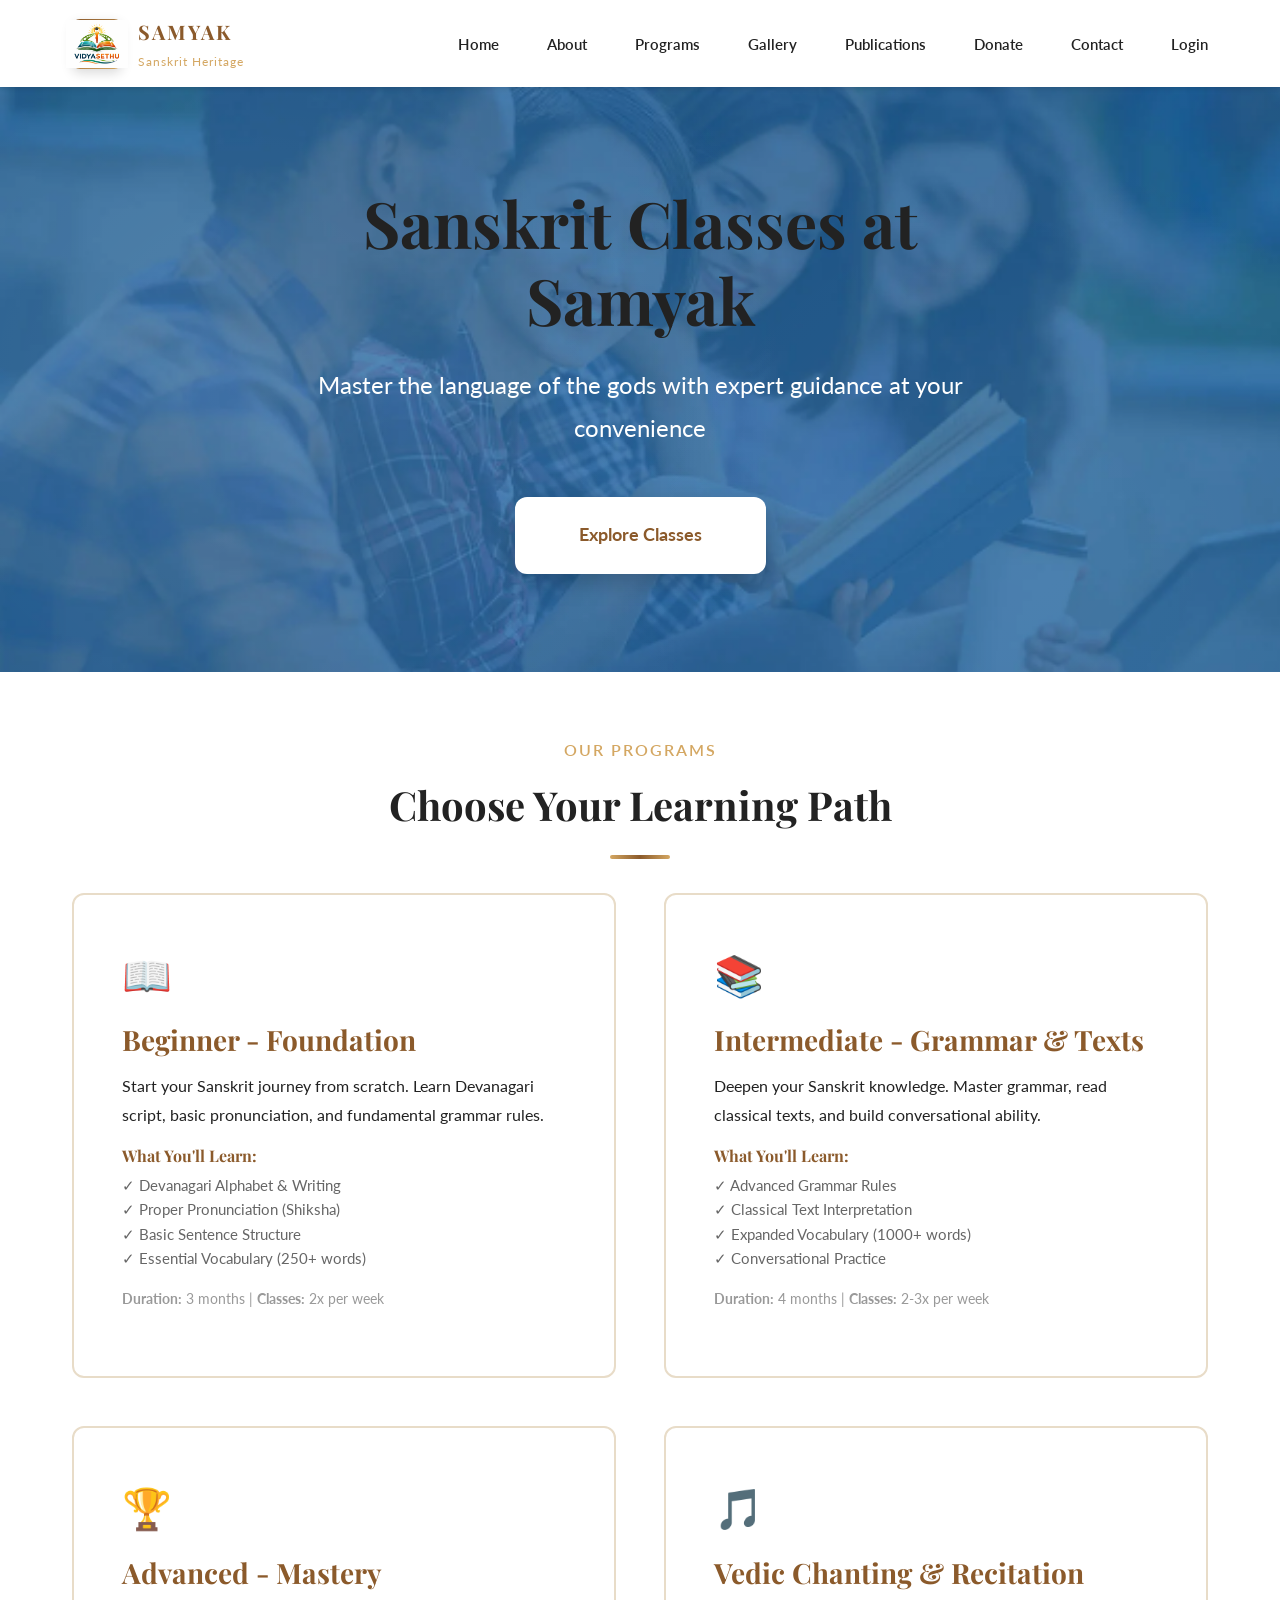
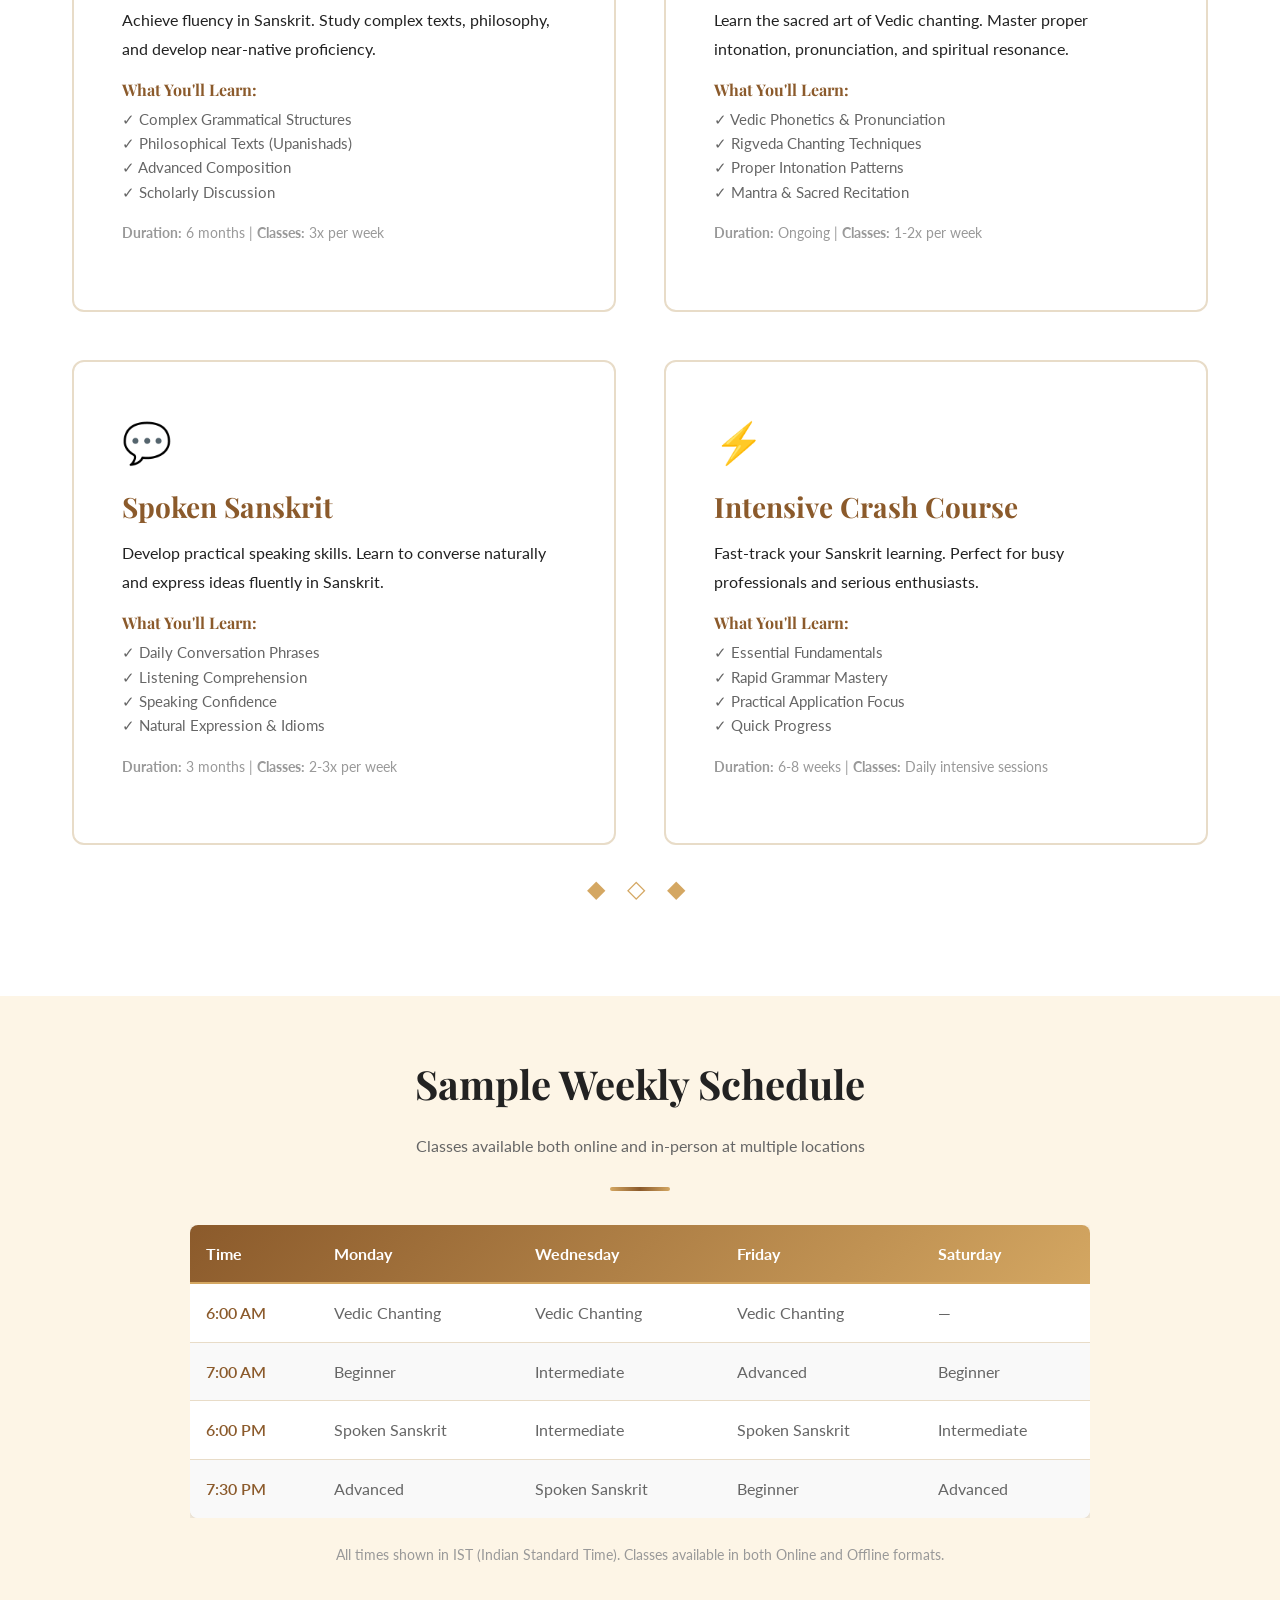
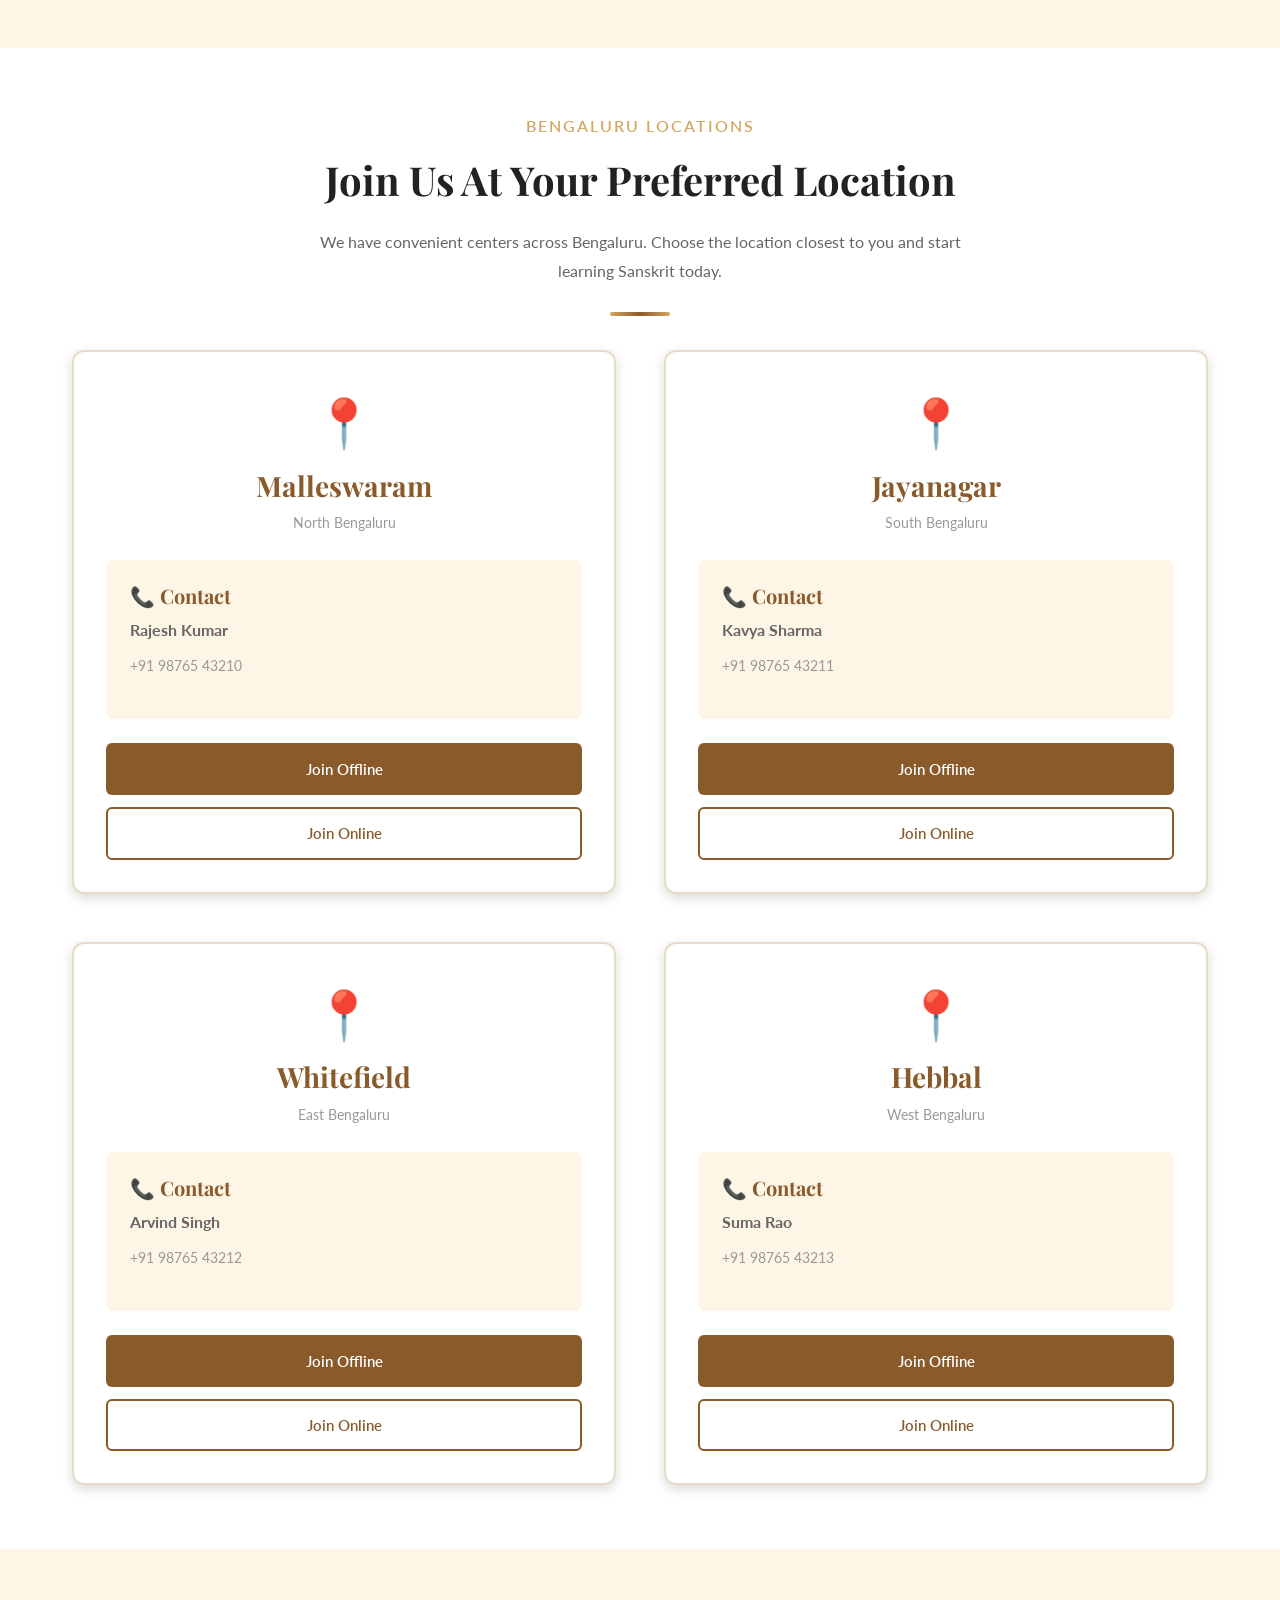
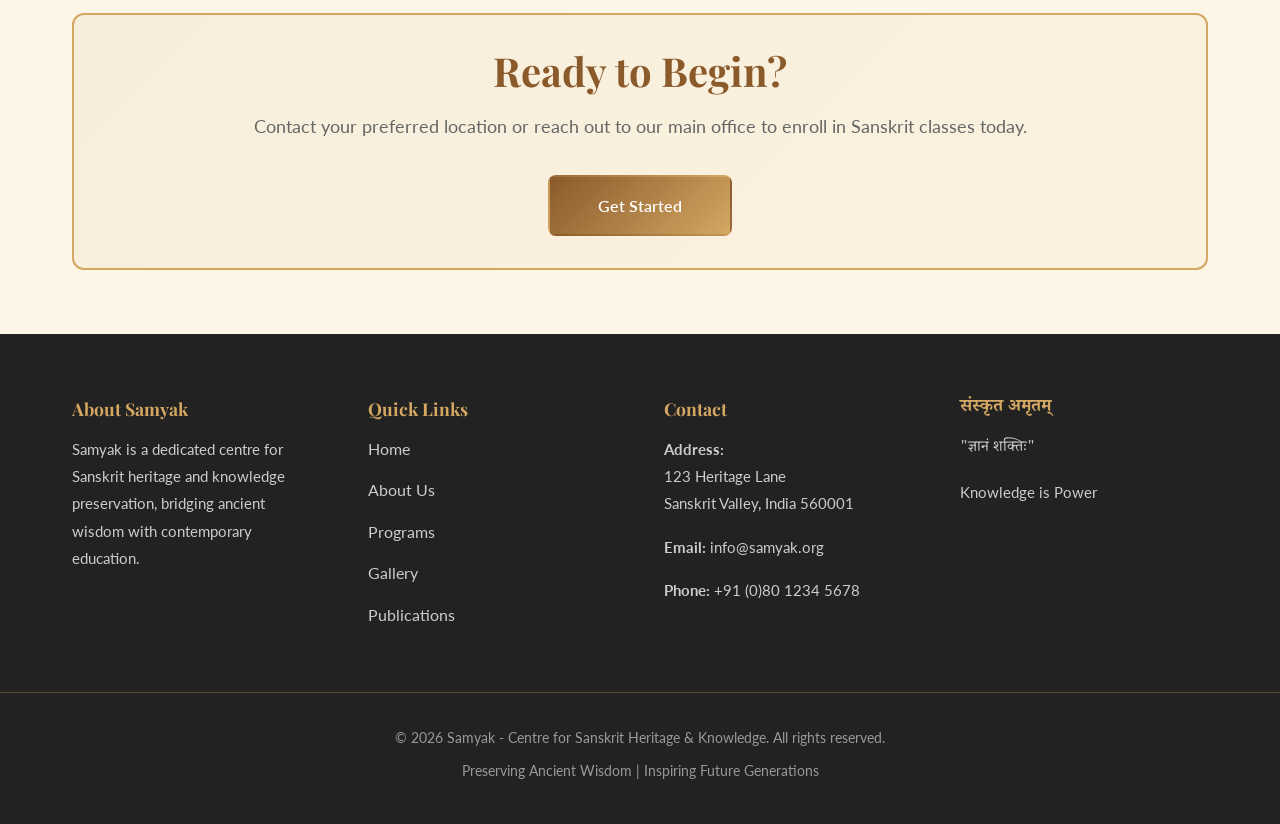
<file: target/classes/static/sanskrit-classes.html>
<!DOCTYPE html>
<html lang="en">

<head>
    <meta charset="UTF-8">
    <meta name="viewport" content="width=device-width, initial-scale=1.0">
    <meta name="description" content="Samyak - Centre for Sanskrit Heritage & Knowledge">
    <meta name="keywords" content="Sanskrit, Heritage, Knowledge, Culture, Indian">
    <title>Sanskrit Classes | Samyak</title>

    <!-- Google Fonts -->
    <link
        href="https://fonts.googleapis.com/css2?family=Playfair+Display:wght@700&family=Lato:wght@400;700&family=Noto+Serif+Devanagari:wght@400;700&display=swap"
        rel="stylesheet">

    <!-- CSS Files -->
    <link rel="stylesheet" href="assets/css/style.css">
    <link rel="stylesheet" href="assets/css/responsive.css">
</head>

<body>
    <!-- Navigation Bar -->
    <nav class="navbar">
        <div class="navbar-container">
            <!-- Logo -->
            <div class="navbar-logo">
                <a href="index.html">
                    <div class="logo-placeholder">
                        <img src="assets/images/RV_Logo.png" alt="Samyak Logo" class="logo-img"
                            style="max-height:48px; width:auto; object-fit:contain; display:block;" />
                    </div>
                    <div class="logo-text">
                        <div class="logo-main">SAMYAK</div>
                        <div class="logo-sub">Sanskrit Heritage</div>
                    </div>
                </a>
            </div>

            <!-- Hamburger Menu Icon -->
            <div class="menu-toggle">
                <span></span>
                <span></span>
                <span></span>
            </div>

            <!-- Navigation Menu -->
            <ul class="nav-menu">
                <li class="nav-item">
                    <a href="index.html" class="nav-link ">Home</a>
                </li>
                <li class="nav-item">
                    <a href="about.html" class="nav-link ">About</a>
                </li>
                <li class="nav-item">
                    <a href="programs.html" class="nav-link active">Programs</a>
                </li>
                <li class="nav-item">
                    <a href="gallery.html" class="nav-link ">Gallery</a>
                </li>
                <li class="nav-item">
                    <a href="publications.html" class="nav-link ">Publications</a>
                </li>
                <li class="nav-item">
                    <a href="donation.html" class="nav-link ">Donate</a>
                </li>
                <li class="nav-item">
                    <a href="contact.html" class="nav-link ">Contact</a>
                </li>

                <!-- Authentication links -->
                <li class="nav-item">
                    <a href="login.html" class="nav-link ">Login</a>
                </li>
                <!-- <li class="nav-item">
                <a href="signup.html" class="nav-link ">Sign Up</a>
            </li> -->
            </ul>
        </div>
    </nav>

    <!-- Decorative line under navbar -->
    <div class="navbar-divider"></div>
    <!-- PAGE HEADER HERO -->
    <section class="hero"
        style="background-image: url('assets/images/home_page.png'); background-size: cover; background-position: center; background-repeat: no-repeat; min-height: 65vh; display: flex; align-items: center; justify-content: center;">
        <div class="hero-content">
            <h1>Sanskrit Classes at Samyak</h1>
            <p>Master the language of the gods with expert guidance at your convenience</p>
            <a href="#class-descriptions" class="hero-cta">Explore Classes</a>
        </div>
    </section>

    <!-- CLASS DESCRIPTIONS SECTION -->
    <section class="section section-light" id="class-descriptions">
        <div class="container">
            <div class="section-heading">
                <p class="section-subheading">Our Programs</p>
                <h2>Choose Your Learning Path</h2>
            </div>

            <div class="grid grid-2">
                <!-- Beginner Level -->
                <div class="program-card">
                    <div class="program-icon">📖</div>
                    <h3>Beginner - Foundation</h3>
                    <p style="margin-bottom: 1rem; line-height: 1.8;">
                        Start your Sanskrit journey from scratch. Learn Devanagari script, basic pronunciation, and
                        fundamental grammar rules.
                    </p>
                    <div style="margin-bottom: 1rem;">
                        <h5 style="color: var(--color-brown); margin-bottom: 0.5rem;">What You'll Learn:</h5>
                        <ul style="list-style: none; color: #666; font-size: 0.95rem;">
                            <li>✓ Devanagari Alphabet & Writing</li>
                            <li>✓ Proper Pronunciation (Shiksha)</li>
                            <li>✓ Basic Sentence Structure</li>
                            <li>✓ Essential Vocabulary (250+ words)</li>
                        </ul>
                    </div>
                    <p style="font-size: 0.9rem; color: #999;">
                        <strong>Duration:</strong> 3 months | <strong>Classes:</strong> 2x per week
                    </p>
                </div>

                <!-- Intermediate Level -->
                <div class="program-card">
                    <div class="program-icon">📚</div>
                    <h3>Intermediate - Grammar & Texts</h3>
                    <p style="margin-bottom: 1rem; line-height: 1.8;">
                        Deepen your Sanskrit knowledge. Master grammar, read classical texts, and build conversational
                        ability.
                    </p>
                    <div style="margin-bottom: 1rem;">
                        <h5 style="color: var(--color-brown); margin-bottom: 0.5rem;">What You'll Learn:</h5>
                        <ul style="list-style: none; color: #666; font-size: 0.95rem;">
                            <li>✓ Advanced Grammar Rules</li>
                            <li>✓ Classical Text Interpretation</li>
                            <li>✓ Expanded Vocabulary (1000+ words)</li>
                            <li>✓ Conversational Practice</li>
                        </ul>
                    </div>
                    <p style="font-size: 0.9rem; color: #999;">
                        <strong>Duration:</strong> 4 months | <strong>Classes:</strong> 2-3x per week
                    </p>
                </div>

                <!-- Advanced Level -->
                <div class="program-card">
                    <div class="program-icon">🏆</div>
                    <h3>Advanced - Mastery</h3>
                    <p style="margin-bottom: 1rem; line-height: 1.8;">
                        Achieve fluency in Sanskrit. Study complex texts, philosophy, and develop near-native
                        proficiency.
                    </p>
                    <div style="margin-bottom: 1rem;">
                        <h5 style="color: var(--color-brown); margin-bottom: 0.5rem;">What You'll Learn:</h5>
                        <ul style="list-style: none; color: #666; font-size: 0.95rem;">
                            <li>✓ Complex Grammatical Structures</li>
                            <li>✓ Philosophical Texts (Upanishads)</li>
                            <li>✓ Advanced Composition</li>
                            <li>✓ Scholarly Discussion</li>
                        </ul>
                    </div>
                    <p style="font-size: 0.9rem; color: #999;">
                        <strong>Duration:</strong> 6 months | <strong>Classes:</strong> 3x per week
                    </p>
                </div>

                <!-- Vedic Chanting -->
                <div class="program-card">
                    <div class="program-icon">🎵</div>
                    <h3>Vedic Chanting & Recitation</h3>
                    <p style="margin-bottom: 1rem; line-height: 1.8;">
                        Learn the sacred art of Vedic chanting. Master proper intonation, pronunciation, and spiritual
                        resonance.
                    </p>
                    <div style="margin-bottom: 1rem;">
                        <h5 style="color: var(--color-brown); margin-bottom: 0.5rem;">What You'll Learn:</h5>
                        <ul style="list-style: none; color: #666; font-size: 0.95rem;">
                            <li>✓ Vedic Phonetics & Pronunciation</li>
                            <li>✓ Rigveda Chanting Techniques</li>
                            <li>✓ Proper Intonation Patterns</li>
                            <li>✓ Mantra & Sacred Recitation</li>
                        </ul>
                    </div>
                    <p style="font-size: 0.9rem; color: #999;">
                        <strong>Duration:</strong> Ongoing | <strong>Classes:</strong> 1-2x per week
                    </p>
                </div>

                <!-- Spoken Sanskrit -->
                <div class="program-card">
                    <div class="program-icon">💬</div>
                    <h3>Spoken Sanskrit</h3>
                    <p style="margin-bottom: 1rem; line-height: 1.8;">
                        Develop practical speaking skills. Learn to converse naturally and express ideas fluently in
                        Sanskrit.
                    </p>
                    <div style="margin-bottom: 1rem;">
                        <h5 style="color: var(--color-brown); margin-bottom: 0.5rem;">What You'll Learn:</h5>
                        <ul style="list-style: none; color: #666; font-size: 0.95rem;">
                            <li>✓ Daily Conversation Phrases</li>
                            <li>✓ Listening Comprehension</li>
                            <li>✓ Speaking Confidence</li>
                            <li>✓ Natural Expression & Idioms</li>
                        </ul>
                    </div>
                    <p style="font-size: 0.9rem; color: #999;">
                        <strong>Duration:</strong> 3 months | <strong>Classes:</strong> 2-3x per week
                    </p>
                </div>

                <!-- Crash Course -->
                <div class="program-card">
                    <div class="program-icon">⚡</div>
                    <h3>Intensive Crash Course</h3>
                    <p style="margin-bottom: 1rem; line-height: 1.8;">
                        Fast-track your Sanskrit learning. Perfect for busy professionals and serious enthusiasts.
                    </p>
                    <div style="margin-bottom: 1rem;">
                        <h5 style="color: var(--color-brown); margin-bottom: 0.5rem;">What You'll Learn:</h5>
                        <ul style="list-style: none; color: #666; font-size: 0.95rem;">
                            <li>✓ Essential Fundamentals</li>
                            <li>✓ Rapid Grammar Mastery</li>
                            <li>✓ Practical Application Focus</li>
                            <li>✓ Quick Progress</li>
                        </ul>
                    </div>
                    <p style="font-size: 0.9rem; color: #999;">
                        <strong>Duration:</strong> 6-8 weeks | <strong>Classes:</strong> Daily intensive sessions
                    </p>
                </div>
            </div>

            <div class="decorative-motif">◆ ◇ ◆</div>
        </div>
    </section>

    <!-- SAMPLE SCHEDULE SECTION -->
    <section class="section section-cream">
        <div class="container">
            <div class="section-heading">
                <h2>Sample Weekly Schedule</h2>
                <p style="margin-top: 1rem; color: #666;">Classes available both online and in-person at multiple
                    locations</p>
            </div>

            <div style="max-width: 900px; margin: 0 auto; overflow-x: auto;">
                <table
                    style="width: 100%; border-collapse: collapse; background: var(--color-white); border-radius: 8px; overflow: hidden; box-shadow: var(--shadow-md);">
                    <thead
                        style="background: linear-gradient(135deg, var(--color-brown), var(--color-gold)); color: var(--color-white);">
                        <tr>
                            <th style="padding: 1rem; text-align: left; border-bottom: 2px solid var(--color-gold);">
                                Time</th>
                            <th style="padding: 1rem; text-align: left; border-bottom: 2px solid var(--color-gold);">
                                Monday</th>
                            <th style="padding: 1rem; text-align: left; border-bottom: 2px solid var(--color-gold);">
                                Wednesday</th>
                            <th style="padding: 1rem; text-align: left; border-bottom: 2px solid var(--color-gold);">
                                Friday</th>
                            <th style="padding: 1rem; text-align: left; border-bottom: 2px solid var(--color-gold);">
                                Saturday</th>
                        </tr>
                    </thead>
                    <tbody>
                        <tr style="border-bottom: 1px solid var(--color-border);">
                            <td style="padding: 1rem; font-weight: 600; color: var(--color-brown);">6:00 AM</td>
                            <td style="padding: 1rem; color: #666;">Vedic Chanting</td>
                            <td style="padding: 1rem; color: #666;">Vedic Chanting</td>
                            <td style="padding: 1rem; color: #666;">Vedic Chanting</td>
                            <td style="padding: 1rem; color: #666;">—</td>
                        </tr>
                        <tr style="border-bottom: 1px solid var(--color-border); background: #f9f9f9;">
                            <td style="padding: 1rem; font-weight: 600; color: var(--color-brown);">7:00 AM</td>
                            <td style="padding: 1rem; color: #666;">Beginner</td>
                            <td style="padding: 1rem; color: #666;">Intermediate</td>
                            <td style="padding: 1rem; color: #666;">Advanced</td>
                            <td style="padding: 1rem; color: #666;">Beginner</td>
                        </tr>
                        <tr style="border-bottom: 1px solid var(--color-border);">
                            <td style="padding: 1rem; font-weight: 600; color: var(--color-brown);">6:00 PM</td>
                            <td style="padding: 1rem; color: #666;">Spoken Sanskrit</td>
                            <td style="padding: 1rem; color: #666;">Intermediate</td>
                            <td style="padding: 1rem; color: #666;">Spoken Sanskrit</td>
                            <td style="padding: 1rem; color: #666;">Intermediate</td>
                        </tr>
                        <tr style="background: #f9f9f9;">
                            <td style="padding: 1rem; font-weight: 600; color: var(--color-brown);">7:30 PM</td>
                            <td style="padding: 1rem; color: #666;">Advanced</td>
                            <td style="padding: 1rem; color: #666;">Spoken Sanskrit</td>
                            <td style="padding: 1rem; color: #666;">Beginner</td>
                            <td style="padding: 1rem; color: #666;">Advanced</td>
                        </tr>
                    </tbody>
                </table>
            </div>

            <p style="text-align: center; color: #999; font-size: 0.9rem; margin-top: 1.5rem;">
                All times shown in IST (Indian Standard Time). Classes available in both Online and Offline formats.
            </p>
        </div>
    </section>

    <!-- LOCATIONS SECTION -->
    <section class="section section-light">
        <div class="container">
            <div class="section-heading">
                <p class="section-subheading">Bengaluru Locations</p>
                <h2>Join Us At Your Preferred Location</h2>
                <p style="margin-top: 1rem; color: #666; max-width: 700px; margin-left: auto; margin-right: auto;">
                    We have convenient centers across Bengaluru. Choose the location closest to you and start learning
                    Sanskrit today.
                </p>
            </div>

            <div class="grid grid-2">
                <!-- Malleswaram -->
                <div style="background: var(--color-white); padding: 2rem; border-radius: 12px; border: 2px solid var(--color-border); box-shadow: var(--shadow-md); transition: all 0.3s ease;"
                    onmouseover="this.style.borderColor='var(--color-gold)'; this.style.boxShadow='var(--shadow-lg)'; this.style.transform='translateY(-8px)'"
                    onmouseout="this.style.borderColor='var(--color-border)'; this.style.boxShadow='var(--shadow-md)'; this.style.transform='translateY(0)'">
                    <div style="text-align: center; margin-bottom: 1.5rem;">
                        <div style="font-size: 3rem; margin-bottom: 0.5rem;">📍</div>
                        <h3 style="color: var(--color-brown); margin-bottom: 0.5rem;">Malleswaram</h3>
                        <p style="color: #999; font-size: 0.9rem;">North Bengaluru</p>
                    </div>

                    <div
                        style="background: var(--color-cream); padding: 1.5rem; border-radius: 8px; margin-bottom: 1.5rem;">
                        <h4 style="color: var(--color-brown); margin-bottom: 0.5rem;">📞 Contact</h4>
                        <p style="color: #666; margin-bottom: 0.5rem;">
                            <strong>Rajesh Kumar</strong>
                        </p>
                        <p style="color: #999; font-size: 0.9rem;">
                            +91 98765 43210
                        </p>
                    </div>

                    <div style="display: flex; gap: 0.75rem; flex-direction: column;">
                        <a href="#enrollment" class="btn"
                            style="background: var(--color-brown); color: white; text-decoration: none; padding: 0.75rem 1.5rem; border-radius: 6px; text-align: center; font-weight: 600; transition: all 0.3s ease; font-size: 0.95rem;"
                            onmouseover="this.style.background='var(--color-gold)'; this.style.color='var(--color-brown)'"
                            onmouseout="this.style.background='var(--color-brown)'; this.style.color='white'">
                            Join Offline
                        </a>
                        <a href="#enrollment" class="btn"
                            style="background: white; color: var(--color-brown); text-decoration: none; padding: 0.75rem 1.5rem; border-radius: 6px; text-align: center; font-weight: 600; border: 2px solid var(--color-brown); transition: all 0.3s ease; font-size: 0.95rem;"
                            onmouseover="this.style.background='var(--color-cream)'"
                            onmouseout="this.style.background='white'">
                            Join Online
                        </a>
                    </div>
                </div>

                <!-- Jayanagar -->
                <div style="background: var(--color-white); padding: 2rem; border-radius: 12px; border: 2px solid var(--color-border); box-shadow: var(--shadow-md); transition: all 0.3s ease;"
                    onmouseover="this.style.borderColor='var(--color-gold)'; this.style.boxShadow='var(--shadow-lg)'; this.style.transform='translateY(-8px)'"
                    onmouseout="this.style.borderColor='var(--color-border)'; this.style.boxShadow='var(--shadow-md)'; this.style.transform='translateY(0)'">
                    <div style="text-align: center; margin-bottom: 1.5rem;">
                        <div style="font-size: 3rem; margin-bottom: 0.5rem;">📍</div>
                        <h3 style="color: var(--color-brown); margin-bottom: 0.5rem;">Jayanagar</h3>
                        <p style="color: #999; font-size: 0.9rem;">South Bengaluru</p>
                    </div>

                    <div
                        style="background: var(--color-cream); padding: 1.5rem; border-radius: 8px; margin-bottom: 1.5rem;">
                        <h4 style="color: var(--color-brown); margin-bottom: 0.5rem;">📞 Contact</h4>
                        <p style="color: #666; margin-bottom: 0.5rem;">
                            <strong>Kavya Sharma</strong>
                        </p>
                        <p style="color: #999; font-size: 0.9rem;">
                            +91 98765 43211
                        </p>
                    </div>

                    <div style="display: flex; gap: 0.75rem; flex-direction: column;">
                        <a href="#enrollment" class="btn"
                            style="background: var(--color-brown); color: white; text-decoration: none; padding: 0.75rem 1.5rem; border-radius: 6px; text-align: center; font-weight: 600; transition: all 0.3s ease; font-size: 0.95rem;"
                            onmouseover="this.style.background='var(--color-gold)'; this.style.color='var(--color-brown)'"
                            onmouseout="this.style.background='var(--color-brown)'; this.style.color='white'">
                            Join Offline
                        </a>
                        <a href="#enrollment" class="btn"
                            style="background: white; color: var(--color-brown); text-decoration: none; padding: 0.75rem 1.5rem; border-radius: 6px; text-align: center; font-weight: 600; border: 2px solid var(--color-brown); transition: all 0.3s ease; font-size: 0.95rem;"
                            onmouseover="this.style.background='var(--color-cream)'"
                            onmouseout="this.style.background='white'">
                            Join Online
                        </a>
                    </div>
                </div>

                <!-- Whitefield -->
                <div style="background: var(--color-white); padding: 2rem; border-radius: 12px; border: 2px solid var(--color-border); box-shadow: var(--shadow-md); transition: all 0.3s ease;"
                    onmouseover="this.style.borderColor='var(--color-gold)'; this.style.boxShadow='var(--shadow-lg)'; this.style.transform='translateY(-8px)'"
                    onmouseout="this.style.borderColor='var(--color-border)'; this.style.boxShadow='var(--shadow-md)'; this.style.transform='translateY(0)'">
                    <div style="text-align: center; margin-bottom: 1.5rem;">
                        <div style="font-size: 3rem; margin-bottom: 0.5rem;">📍</div>
                        <h3 style="color: var(--color-brown); margin-bottom: 0.5rem;">Whitefield</h3>
                        <p style="color: #999; font-size: 0.9rem;">East Bengaluru</p>
                    </div>

                    <div
                        style="background: var(--color-cream); padding: 1.5rem; border-radius: 8px; margin-bottom: 1.5rem;">
                        <h4 style="color: var(--color-brown); margin-bottom: 0.5rem;">📞 Contact</h4>
                        <p style="color: #666; margin-bottom: 0.5rem;">
                            <strong>Arvind Singh</strong>
                        </p>
                        <p style="color: #999; font-size: 0.9rem;">
                            +91 98765 43212
                        </p>
                    </div>

                    <div style="display: flex; gap: 0.75rem; flex-direction: column;">
                        <a href="#enrollment" class="btn"
                            style="background: var(--color-brown); color: white; text-decoration: none; padding: 0.75rem 1.5rem; border-radius: 6px; text-align: center; font-weight: 600; transition: all 0.3s ease; font-size: 0.95rem;"
                            onmouseover="this.style.background='var(--color-gold)'; this.style.color='var(--color-brown)'"
                            onmouseout="this.style.background='var(--color-brown)'; this.style.color='white'">
                            Join Offline
                        </a>
                        <a href="#enrollment" class="btn"
                            style="background: white; color: var(--color-brown); text-decoration: none; padding: 0.75rem 1.5rem; border-radius: 6px; text-align: center; font-weight: 600; border: 2px solid var(--color-brown); transition: all 0.3s ease; font-size: 0.95rem;"
                            onmouseover="this.style.background='var(--color-cream)'"
                            onmouseout="this.style.background='white'">
                            Join Online
                        </a>
                    </div>
                </div>

                <!-- Hebbal -->
                <div style="background: var(--color-white); padding: 2rem; border-radius: 12px; border: 2px solid var(--color-border); box-shadow: var(--shadow-md); transition: all 0.3s ease;"
                    onmouseover="this.style.borderColor='var(--color-gold)'; this.style.boxShadow='var(--shadow-lg)'; this.style.transform='translateY(-8px)'"
                    onmouseout="this.style.borderColor='var(--color-border)'; this.style.boxShadow='var(--shadow-md)'; this.style.transform='translateY(0)'">
                    <div style="text-align: center; margin-bottom: 1.5rem;">
                        <div style="font-size: 3rem; margin-bottom: 0.5rem;">📍</div>
                        <h3 style="color: var(--color-brown); margin-bottom: 0.5rem;">Hebbal</h3>
                        <p style="color: #999; font-size: 0.9rem;">West Bengaluru</p>
                    </div>

                    <div
                        style="background: var(--color-cream); padding: 1.5rem; border-radius: 8px; margin-bottom: 1.5rem;">
                        <h4 style="color: var(--color-brown); margin-bottom: 0.5rem;">📞 Contact</h4>
                        <p style="color: #666; margin-bottom: 0.5rem;">
                            <strong>Suma Rao</strong>
                        </p>
                        <p style="color: #999; font-size: 0.9rem;">
                            +91 98765 43213
                        </p>
                    </div>

                    <div style="display: flex; gap: 0.75rem; flex-direction: column;">
                        <a href="#enrollment" class="btn"
                            style="background: var(--color-brown); color: white; text-decoration: none; padding: 0.75rem 1.5rem; border-radius: 6px; text-align: center; font-weight: 600; transition: all 0.3s ease; font-size: 0.95rem;"
                            onmouseover="this.style.background='var(--color-gold)'; this.style.color='var(--color-brown)'"
                            onmouseout="this.style.background='var(--color-brown)'; this.style.color='white'">
                            Join Offline
                        </a>
                        <a href="#enrollment" class="btn"
                            style="background: white; color: var(--color-brown); text-decoration: none; padding: 0.75rem 1.5rem; border-radius: 6px; text-align: center; font-weight: 600; border: 2px solid var(--color-brown); transition: all 0.3s ease; font-size: 0.95rem;"
                            onmouseover="this.style.background='var(--color-cream)'"
                            onmouseout="this.style.background='white'">
                            Join Online
                        </a>
                    </div>
                </div>
            </div>
        </div>
    </section>

    <!-- ENROLLMENT CTA SECTION -->
    <section class="section section-cream" id="enrollment">
        <div class="container">
            <div
                style="text-align: center; padding: 2rem; background: linear-gradient(135deg, rgba(139, 90, 43, 0.05), rgba(212, 167, 98, 0.05)); border-radius: 12px; border: 2px solid var(--color-gold);">
                <h2 style="color: var(--color-brown); margin-bottom: 1rem;">Ready to Begin?</h2>
                <p style="color: #666; margin-bottom: 2rem; font-size: 1.1rem;">
                    Contact your preferred location or reach out to our main office to enroll in Sanskrit classes today.
                </p>
                <a href="contact.php" class="btn btn-primary">Get Started</a>
            </div>
        </div>
    </section>

    <!-- Footer -->
    <footer class="footer">
        <div class="footer-container">
            <!-- Footer Section 1: About -->
            <div class="footer-section">
                <h3 class="footer-heading">About Samyak</h3>
                <p>Samyak is a dedicated centre for Sanskrit heritage and knowledge preservation, bridging ancient
                    wisdom with contemporary education.</p>
                <!-- <div class="decorative-motif">◆ ◇ ◆</div> -->
            </div>

            <!-- Footer Section 2: Quick Links -->
            <div class="footer-section">
                <h3 class="footer-heading">Quick Links</h3>
                <ul class="footer-links">
                    <li><a href="index.html">Home</a></li>
                    <li><a href="about.html">About Us</a></li>
                    <li><a href="programs.html">Programs</a></li>
                    <li><a href="gallery.html">Gallery</a></li>
                    <li><a href="publications.html">Publications</a></li>
                </ul>
            </div>

            <!-- Footer Section 3: Contact -->
            <div class="footer-section">
                <h3 class="footer-heading">Contact</h3>
                <p><strong>Address:</strong><br>
                    123 Heritage Lane<br>
                    Sanskrit Valley, India 560001</p>
                <p><strong>Email:</strong> info@samyak.org</p>
                <p><strong>Phone:</strong> +91 (0)80 1234 5678</p>
            </div>

            <!-- Footer Section 4: Sanskrit Quote -->
            <div class="footer-section">
                <h3 class="footer-heading devanagari">संस्कृत अमृतम्</h3>
                <p class="sanskrit-quote">"ज्ञानं शक्तिः"</p>
                <p class="quote-translation">Knowledge is Power</p>
            </div>
        </div>

        <!-- Footer Bottom -->
        <div class="footer-bottom">
            <p>&copy; 2026 Samyak - Centre for Sanskrit Heritage & Knowledge. All rights reserved.</p>
            <p>Preserving Ancient Wisdom | Inspiring Future Generations</p>
        </div>

        <!-- Decorative Footer Top Border 
        <div class="footer-divider"></div>
    </footer> -->

        <!-- JavaScript -->
        <script src="assets/js/script.js"></script>

</body>

</html>
</file>
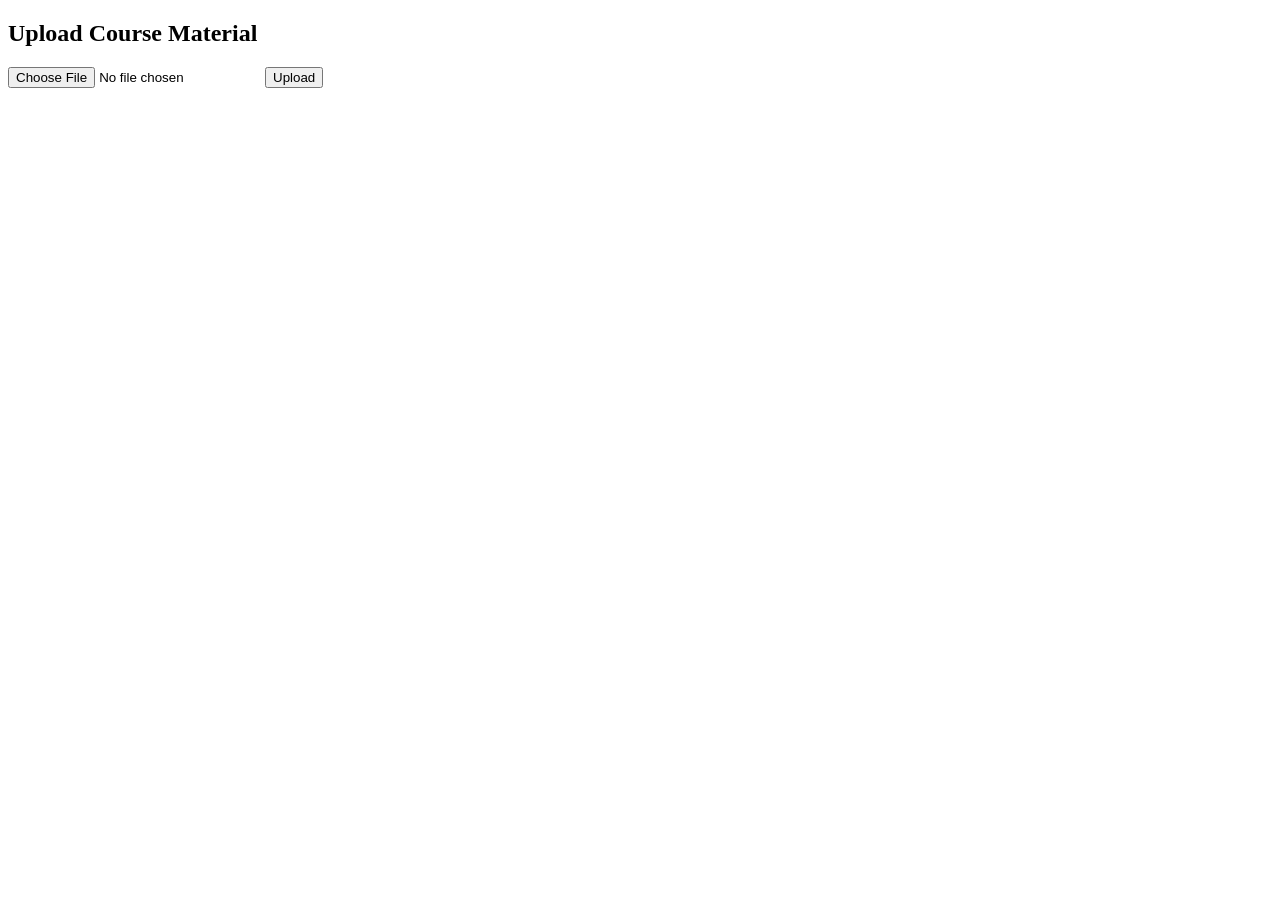
<file: target/classes/static/upload.html>
<!DOCTYPE html>
<html>
<head>
    <title>Upload File</title>
</head>
<body>

<h2>Upload Course Material</h2>

<input type="file" id="file">
<button onclick="upload()">Upload</button>

<p id="msg"></p>

<script>
function upload() {

    const fileInput = document.getElementById("file");

    if (!fileInput.files.length) {
        alert("Please select a file!");
        return;
    }

    const file = fileInput.files[0];

    const formData = new FormData();
    formData.append("file", file);

    fetch("http://localhost:8080/api/files/upload", {
        method: "POST",
        body: formData
    })
    .then(res => res.text())
    .then(msg => {
        document.getElementById("msg").innerText = msg;
    })
    .catch(err => {
        console.error(err);
        document.getElementById("msg").innerText = "Upload error!";
    });
}
</script>

</body>
</html>
</file>
<file: target/classes/static/assets/css/style.css>
/* ========================================
   SAMYAK - MAIN CSS STYLESHEET
   Centre for Sanskrit Heritage & Knowledge
   ======================================== */

/* ==========================================
   1. ROOT VARIABLES & DESIGN SYSTEM
   ========================================== */

:root {
    /* Primary Colors - Heritage Palette */
    --color-brown: #8B5A2B;
    --color-gold: #d4a762;
    --color-cream: #fdf5e6;
    --color-dark: #222222;
    --color-light: #f5f5f5;
    --color-white: #fff;

    /* Secondary Colors */
    --color-accent: lab(58.38% 20.67 43.79);
    --color-border: #e8dcc8;
    --color-success: #27ae60;
    --color-error: #e74c3c;

    /* Fonts */
    --font-primary: 'Lato', sans-serif;
    --font-display: 'Playfair Display', serif;
    --font-devanagari: 'Noto Serif Devanagari', serif;

    /* Spacing System (8px base) */
    --spacing-xs: 0.25rem;
    --spacing-sm: 0.5rem;
    --spacing-md: 1rem;
    --spacing-lg: 1.5rem;
    --spacing-xl: 2rem;
    --spacing-2xl: 3rem;
    --spacing-3xl: 4rem;

    /* Border Radius */
    --border-radius-sm: 4px;
    --border-radius-md: 8px;
    --border-radius-lg: 12px;

    /* Shadows */
    --shadow-sm: 0 2px 4px rgba(0, 0, 0, 0.1);
    --shadow-md: 0 4px 12px rgba(0, 0, 0, 0.15);
    --shadow-lg: 0 8px 24px rgba(0, 0, 0, 0.2);

    /* Transitions */
    --transition-fast: 0.2s ease;
    --transition-base: 0.3s ease;
    --transition-slow: 0.5s ease;
}

/* ==========================================
   2. GLOBAL & BASE STYLES
   ========================================== */

* {
    margin: 0;
    padding: 0;
    box-sizing: border-box;
}

html {
    scroll-behavior: smooth;
}

body {
    font-family: var(--font-primary);
    color: var(--color-dark);
    background-color: var(--color-white);
    line-height: 1.6;
    overflow-x: hidden;
}

/* ==========================================
   3. TYPOGRAPHY
   ========================================== */

h1,
h2,
h3,
h4,
h5,
h6 {
    font-family: var(--font-display);
    line-height: 1.2;
    margin-bottom: var(--spacing-md);
    color: var(--color-dark);
}

h1 {
    font-size: 3.5rem;
    font-weight: 700;
}

h2 {
    font-size: 2.5rem;
    font-weight: 700;
    margin-bottom: var(--spacing-lg);
}

h3 {
    font-size: 1.75rem;
    font-weight: 700;
}

h4 {
    font-size: 1.25rem;
    font-weight: 700;
}

h5 {
    font-size: 1rem;
    font-weight: 700;
}

h6 {
    font-size: 0.875rem;
    font-weight: 700;
}

p {
    margin-bottom: var(--spacing-md);
    font-size: 1rem;
    line-height: 1.8;
}

.devanagari {
    font-family: var(--font-devanagari);
    font-size: 1.5rem;
}

/* ==========================================
   4. NAVBAR & HEADER
   ========================================== */

.navbar {
    position: fixed;
    top: 0;
    left: 0;
    right: 0;
    background: rgba(255, 255, 255, 0.98);
    backdrop-filter: blur(10px);
    padding: var(--spacing-md) 0;
    z-index: 1000;
    box-shadow: var(--shadow-sm);
    transition: all var(--transition-base);
}

.navbar.scrolled {
    background: rgba(255, 255, 255, 0.99);
    box-shadow: var(--shadow-md);
    padding: var(--spacing-sm) 0;
}

.navbar-container {
    max-width: 1200px;
    margin: 0 auto;
    padding: 0 var(--spacing-xl);
    display: flex;
    justify-content: space-between;
    align-items: center;
}

.navbar-logo a {
    display: flex;
    align-items: center;
    gap: var(--spacing-md);
    text-decoration: none;
    transition: transform var(--transition-base);
}

.navbar-logo a:hover {
    transform: translateY(-2px);
}

.logo-placeholder {
    width: 50px;
    height: 50px;
    background: linear-gradient(135deg, var(--color-brown), var(--color-gold));
    border-radius: var(--border-radius-md);
    display: flex;
    align-items: center;
    justify-content: center;
    color: var(--color-white);
    font-family: var(--font-devanagari);
    font-size: 2rem;
    font-weight: 700;
    box-shadow: var(--shadow-md);
}

.logo-text {
    display: flex;
    flex-direction: column;
    gap: var(--spacing-xs);
}

.logo-main {
    font-family: var(--font-display);
    font-size: 1.25rem;
    font-weight: 700;
    color: var(--color-brown);
    letter-spacing: 2px;
}

.logo-sub {
    font-size: 0.75rem;
    color: var(--color-gold);
    letter-spacing: 1px;
}

/* Navigation Menu */
.nav-menu {
    display: flex;
    list-style: none;
    gap: var(--spacing-2xl);
    align-items: center;
}

.nav-item {
    position: relative;
}

.nav-link {
    color: var(--color-dark);
    text-decoration: none;
    font-weight: 600;
    font-size: 0.95rem;
    padding: var(--spacing-md) 0;
    transition: color var(--transition-base);
    position: relative;
}

.nav-link::after {
    content: '';
    position: absolute;
    bottom: 0;
    left: 0;
    width: 0;
    height: 3px;
    background: linear-gradient(90deg, var(--color-gold), var(--color-brown));
    transition: width var(--transition-base);
}

.nav-link:hover::after,
.nav-link.active::after {
    width: 100%;
}

.nav-link:hover,
.nav-link.active {
    color: var(--color-brown);
}

/* Navbar Divider */
.navbar-divider {
    height: 1px;
    background: linear-gradient(90deg, transparent, var(--color-border), transparent);
    margin-top: var(--spacing-md);
}

/* Hamburger Menu */
.menu-toggle {
    display: none;
    flex-direction: column;
    cursor: pointer;
    gap: 6px;
}

.menu-toggle span {
    width: 25px;
    height: 3px;
    background: var(--color-brown);
    border-radius: 2px;
    transition: all var(--transition-base);
}

.menu-toggle.active span:nth-child(1) {
    transform: rotate(45deg) translate(10px, 10px);
}

.menu-toggle.active span:nth-child(2) {
    opacity: 0;
}

.menu-toggle.active span:nth-child(3) {
    transform: rotate(-45deg) translate(7px, -7px);
}

/* ==========================================
   5. HERO SECTION
   ========================================== */

.hero {
    min-height: 100vh;
    background: linear-gradient(135deg, #8B5A2B 0%, #c17d3f 50%, #d4a762 100%);
    display: flex;
    align-items: center;
    justify-content: center;
    text-align: center;
    color: var(--color-white);
    margin-top: 70px;
    position: relative;
    overflow: hidden;
}

.hero::before {
    content: '';
    position: absolute;
    top: 0;
    left: 0;
    right: 0;
    bottom: 0;
    background-image:
        radial-gradient(circle at 20% 50%, rgba(255, 255, 255, 0.1) 0%, transparent 50%),
        radial-gradient(circle at 80% 80%, rgba(255, 255, 255, 0.05) 0%, transparent 50%);
    pointer-events: none;
}

.hero-content {
    position: relative;
    z-index: 2;
    max-width: 800px;
    padding: var(--spacing-3xl);
}

.hero-content h1 {
    font-size: 4rem;
    margin-bottom: var(--spacing-lg);
    animation: slideDown 0.8s ease;
}

.hero-content p {
    font-size: 1.5rem;
    margin-bottom: var(--spacing-2xl);
    animation: slideUp 0.8s ease 0.2s both;
}

.hero-cta {
    display: inline-block;
    padding: var(--spacing-lg) var(--spacing-3xl);
    background: var(--color-white);
    color: var(--color-brown);
    text-decoration: none;
    border-radius: var(--border-radius-lg);
    font-weight: 700;
    font-size: 1.1rem;
    transition: all var(--transition-base);
    box-shadow: var(--shadow-lg);
    animation: slideUp 0.8s ease 0.4s both;
}

.hero-cta:hover {
    transform: translateY(-4px);
    box-shadow: 0 12px 32px rgba(0, 0, 0, 0.25);
    background: var(--color-cream);
}

/* ==========================================
   6. SECTION STYLING & CONTAINERS
   ========================================== */

.section {
    padding: var(--spacing-3xl) 0;
}

.section-light {
    background: var(--color-white);
}

.section-cream {
    background: var(--color-cream);
}

.section-dark {
    background: var(--color-dark);
    color: var(--color-white);
}

.container {
    max-width: 1200px;
    margin: 0 auto;
    padding: 0 var(--spacing-xl);
}

.section-heading {
    text-align: center;
    margin-bottom: var(--spacing-3xl);
    position: relative;
}

.section-heading h2 {
    margin-bottom: var(--spacing-lg);
}

.section-heading::after {
    content: '';
    position: absolute;
    bottom: -30px;
    left: 50%;
    transform: translateX(-50%);
    width: 60px;
    height: 4px;
    background: linear-gradient(90deg, var(--color-gold), var(--color-brown), var(--color-gold));
    border-radius: 2px;
}

.section-subheading {
    color: var(--color-gold);
    font-size: 1rem;
    letter-spacing: 2px;
    text-transform: uppercase;
    margin-bottom: var(--spacing-md);
    font-weight: 600;
}

/* ==========================================
   7. CARDS & COMPONENTS
   ========================================== */

.card {
    background: var(--color-white);
    border-radius: var(--border-radius-lg);
    padding: var(--spacing-2xl);
    box-shadow: var(--shadow-md);
    transition: all var(--transition-base);
    border: 1px solid var(--color-border);
}

.card:hover {
    transform: translateY(-8px);
    box-shadow: var(--shadow-lg);
}

.card-icon {
    width: 80px;
    height: 80px;
    margin: 0 auto var(--spacing-lg);
    background: linear-gradient(135deg, var(--color-gold), var(--color-brown));
    border-radius: var(--border-radius-lg);
    display: flex;
    align-items: center;
    justify-content: center;
    font-size: 2.5rem;
}

.card h3 {
    text-align: center;
    margin-bottom: var(--spacing-md);
    color: var(--color-brown);
}

.card p {
    text-align: center;
    color: #666;
    margin-bottom: var(--spacing-lg);
}

.card-link {
    display: inline-block;
    color: var(--color-brown);
    text-decoration: none;
    font-weight: 600;
    border-bottom: 2px solid var(--color-gold);
    transition: all var(--transition-base);
    padding-bottom: var(--spacing-xs);
}

.card-link:hover {
    color: var(--color-gold);
    border-bottom-color: var(--color-brown);
}

/* ==========================================
   8. GRID LAYOUTS
   ========================================== */

.grid {
    display: grid;
    gap: var(--spacing-2xl);
    margin-top: var(--spacing-2xl);
}

.grid-2 {
    grid-template-columns: repeat(2, 1fr);
}

.grid-3 {
    grid-template-columns: repeat(3, 1fr);
}

.grid-4 {
    grid-template-columns: repeat(4, 1fr);
}

/* ==========================================
   9. ABOUT SECTION
   ========================================== */

.about-intro {
    display: grid;
    grid-template-columns: 1fr 1fr;
    gap: var(--spacing-3xl);
    align-items: center;
    margin-bottom: var(--spacing-3xl);
}

.about-text h3 {
    color: var(--color-brown);
    margin-bottom: var(--spacing-lg);
}

.about-image {
    width: 100%;
    height: 400px;
    background: linear-gradient(135deg, var(--color-gold), var(--color-brown));
    border-radius: var(--border-radius-lg);
    display: flex;
    align-items: center;
    justify-content: center;
    font-size: 4rem;
    box-shadow: var(--shadow-lg);
}

.decorative-motif {
    text-align: center;
    font-size: 1.5rem;
    color: var(--color-gold);
    margin: var(--spacing-lg) 0;
    letter-spacing: 8px;
}

.quote-box {
    background: var(--color-cream);
    padding: var(--spacing-2xl);
    border-left: 4px solid var(--color-gold);
    margin: var(--spacing-2xl) 0;
    border-radius: var(--border-radius-md);
    font-style: italic;
    color: var(--color-brown);
}

.quote-text {
    font-family: var(--font-devanagari);
    font-size: 1.25rem;
    margin-bottom: var(--spacing-md);
    line-height: 1.8;
}

.quote-translation {
    font-size: 0.9rem;
    color: #999;
}

/* ==========================================
   10. HERITAGE SECTION
   ========================================== */

.heritage-grid {
    display: grid;
    grid-template-columns: repeat(3, 1fr);
    gap: var(--spacing-2xl);
    margin-top: var(--spacing-2xl);
}

.heritage-item {
    position: relative;
    height: 300px;
    border-radius: var(--border-radius-lg);
    overflow: hidden;
    box-shadow: var(--shadow-lg);
    transition: transform var(--transition-base);
}

.heritage-item:hover {
    transform: scale(1.05);
}

.heritage-item-image {
    width: 100%;
    height: 100%;
    background: linear-gradient(135deg, var(--color-gold), var(--color-brown));
    display: flex;
    align-items: center;
    justify-content: center;
    font-size: 3rem;
}

.heritage-item-overlay {
    position: absolute;
    bottom: 0;
    left: 0;
    right: 0;
    background: linear-gradient(to top, rgba(0, 0, 0, 0.7), transparent);
    padding: var(--spacing-2xl) var(--spacing-lg);
    color: var(--color-white);
    transform: translateY(20px);
    transition: transform var(--transition-base);
}

.heritage-item:hover .heritage-item-overlay {
    transform: translateY(0);
}

.heritage-item h4 {
    color: var(--color-gold);
    margin-bottom: var(--spacing-sm);
}

/* ==========================================
   11. PROGRAMS SECTION
   ========================================== */

.programs-grid {
    display: grid;
    grid-template-columns: repeat(2, 1fr);
    gap: var(--spacing-2xl);
    margin-top: var(--spacing-2xl);
}

.program-card {
    background: var(--color-white);
    border: 2px solid var(--color-border);
    border-radius: var(--border-radius-lg);
    padding: var(--spacing-2xl);
    transition: all var(--transition-base);
    position: relative;
    overflow: hidden;
}

.program-card::before {
    content: '';
    position: absolute;
    top: 0;
    left: 0;
    width: 4px;
    height: 100%;
    background: linear-gradient(180deg, var(--color-gold), var(--color-brown));
    transform: scaleY(0);
    transition: transform var(--transition-base);
}

.program-card:hover {
    border-color: var(--color-gold);
    box-shadow: var(--shadow-lg);
    transform: translateX(8px);
}

.program-card:hover::before {
    transform: scaleY(1);
}

.program-card h3 {
    color: var(--color-brown);
    margin-bottom: var(--spacing-md);
}

.program-icon {
    font-size: 2.5rem;
    margin-bottom: var(--spacing-md);
}

/* ==========================================
   12. GALLERY SECTION
   ========================================== */

.gallery-grid {
    display: grid;
    grid-template-columns: repeat(3, 1fr);
    gap: var(--spacing-lg);
    margin-top: var(--spacing-2xl);
}

.gallery-item {
    position: relative;
    height: 300px;
    border-radius: var(--border-radius-lg);
    overflow: hidden;
    box-shadow: var(--shadow-md);
    cursor: pointer;
}

.gallery-item-image {
    width: 100%;
    height: 100%;
    background: linear-gradient(135deg, var(--color-gold), var(--color-brown));
    display: flex;
    align-items: center;
    justify-content: center;
    font-size: 4rem;
    transition: transform var(--transition-slow);
}

.gallery-item:hover .gallery-item-image {
    transform: scale(1.1);
}

.gallery-overlay {
    position: absolute;
    top: 0;
    left: 0;
    right: 0;
    bottom: 0;
    background: rgba(0, 0, 0, 0.5);
    display: flex;
    align-items: center;
    justify-content: center;
    opacity: 0;
    transition: opacity var(--transition-base);
}

.gallery-item:hover .gallery-overlay {
    opacity: 1;
}

.gallery-overlay-text {
    color: var(--color-white);
    font-size: 1.5rem;
    text-align: center;
}

/* ==========================================
   13. PUBLICATIONS SECTION
   ========================================== */

.publication-list {
    list-style: none;
    margin-top: var(--spacing-2xl);
}

.publication-item {
    background: var(--color-white);
    padding: var(--spacing-2xl);
    margin-bottom: var(--spacing-lg);
    border-radius: var(--border-radius-lg);
    border-left: 4px solid var(--color-gold);
    box-shadow: var(--shadow-sm);
    transition: all var(--transition-base);
}

.publication-item:hover {
    box-shadow: var(--shadow-md);
    transform: translateX(8px);
}

.publication-title {
    font-family: var(--font-display);
    color: var(--color-brown);
    margin-bottom: var(--spacing-md);
    font-size: 1.25rem;
}

.publication-meta {
    color: #999;
    font-size: 0.9rem;
    margin-bottom: var(--spacing-md);
}

.publication-description {
    color: #666;
    margin-bottom: var(--spacing-md);
}

.publication-link {
    display: inline-block;
    background: var(--color-brown);
    color: var(--color-white);
    padding: var(--spacing-sm) var(--spacing-lg);
    border-radius: var(--border-radius-md);
    text-decoration: none;
    transition: all var(--transition-base);
    font-size: 0.9rem;
    font-weight: 600;
}

.publication-link:hover {
    background: var(--color-gold);
    color: var(--color-brown);
}

/* ==========================================
   14. CONTACT SECTION
   ========================================== */

.contact-container {
    display: grid;
    grid-template-columns: 1fr 1fr;
    gap: var(--spacing-3xl);
    margin-top: var(--spacing-2xl);
}

.contact-form {
    background: var(--color-white);
    padding: var(--spacing-2xl);
    border-radius: var(--border-radius-lg);
    box-shadow: var(--shadow-md);
}

.contact-info {
    display: flex;
    flex-direction: column;
    gap: var(--spacing-2xl);
}

.contact-info-item h4 {
    color: var(--color-brown);
    margin-bottom: var(--spacing-md);
}

.form-group {
    margin-bottom: var(--spacing-lg);
}

.form-group label {
    display: block;
    margin-bottom: var(--spacing-sm);
    color: var(--color-dark);
    font-weight: 600;
}

.form-group input,
.form-group textarea {
    width: 100%;
    padding: var(--spacing-md);
    border: 1px solid var(--color-border);
    border-radius: var(--border-radius-md);
    font-family: var(--font-primary);
    font-size: 1rem;
    transition: border-color var(--transition-base);
}

.form-group input:focus,
.form-group textarea:focus {
    outline: none;
    border-color: var(--color-gold);
    box-shadow: 0 0 0 3px rgba(212, 167, 98, 0.1);
}

.form-group textarea {
    resize: vertical;
    min-height: 150px;
}

.form-submit {
    background: linear-gradient(135deg, var(--color-brown), var(--color-gold));
    color: var(--color-white);
    padding: var(--spacing-lg) var(--spacing-2xl);
    border: none;
    border-radius: var(--border-radius-md);
    font-size: 1rem;
    font-weight: 700;
    cursor: pointer;
    transition: all var(--transition-base);
    width: 100%;
}

.form-submit:hover {
    transform: translateY(-2px);
    box-shadow: var(--shadow-lg);
}

.contact-map {
    width: 100%;
    height: 300px;
    background: linear-gradient(135deg, var(--color-gold), var(--color-brown));
    border-radius: var(--border-radius-lg);
    display: flex;
    align-items: center;
    justify-content: center;
    color: var(--color-white);
    font-size: 1.5rem;
    box-shadow: var(--shadow-md);
}

/* ==========================================
   15. FOOTER
   ========================================== */

.footer {
    background: var(--color-dark);
    color: var(--color-white);
    padding: var(--spacing-3xl) 0 var(--spacing-xl);
    position: relative;
}

.footer-divider {
    height: 2px;
    background: linear-gradient(90deg, transparent, var(--color-gold), transparent);
    margin-bottom: var(--spacing-2xl);
}

.footer-container {
    max-width: 1200px;
    margin: 0 auto;
    padding: 0 var(--spacing-xl);
    display: grid;
    grid-template-columns: repeat(4, 1fr);
    gap: var(--spacing-2xl);
    margin-bottom: var(--spacing-2xl);
}

.footer-section h3 {
    color: var(--color-gold);
    margin-bottom: var(--spacing-md);
    font-size: 1.1rem;
}

.footer-section p {
    color: #ccc;
    font-size: 0.95rem;
    line-height: 1.8;
}

.footer-links {
    list-style: none;
}

.footer-links li {
    margin-bottom: var(--spacing-md);
}

.footer-links a {
    color: #ccc;
    text-decoration: none;
    transition: color var(--transition-base);
}

.footer-links a:hover {
    color: var(--color-gold);
}

.footer-bottom {
    text-align: center;
    border-top: 1px solid rgba(212, 167, 98, 0.3);
    padding-top: var(--spacing-lg);
    color: #999;
}

.footer-bottom p {
    margin: var(--spacing-sm) 0;
    font-size: 0.9rem;
}

.sanskrit-quote {
    color: var(--color-gold);
    font-family: var(--font-devanagari);
    font-size: 1.5rem;
    margin-bottom: var(--spacing-md);
}

/* ==========================================
   16. ANIMATIONS
   ========================================== */

@keyframes slideDown {
    from {
        opacity: 0;
        transform: translateY(-30px);
    }

    to {
        opacity: 1;
        transform: translateY(0);
    }
}

@keyframes slideUp {
    from {
        opacity: 0;
        transform: translateY(30px);
    }

    to {
        opacity: 1;
        transform: translateY(0);
    }
}

@keyframes fadeIn {
    from {
        opacity: 0;
    }

    to {
        opacity: 1;
    }
}

@keyframes scaleIn {
    from {
        opacity: 0;
        transform: scale(0.95);
    }

    to {
        opacity: 1;
        transform: scale(1);
    }
}

.fade-in {
    animation: fadeIn 0.5s ease;
}

.scale-in {
    animation: scaleIn 0.5s ease;
}

/* ==========================================
   17. UTILITY CLASSES
   ========================================== */

.text-center {
    text-align: center;
}

.text-brown {
    color: var(--color-brown);
}

.text-gold {
    color: var(--color-gold);
}

.text-white {
    color: var(--color-white);
}

.bg-cream {
    background: var(--color-cream);
}

.margin-bottom {
    margin-bottom: var(--spacing-2xl);
}

.padding-top {
    padding-top: var(--spacing-2xl);
}

.no-margin {
    margin: 0;
}

/* ==========================================
   18. BUTTONS & LINKS
   ========================================== */

.btn {
    display: inline-block;
    padding: var(--spacing-md) var(--spacing-2xl);
    border-radius: var(--border-radius-md);
    text-decoration: none;
    font-weight: 600;
    transition: all var(--transition-base);
    border: 2px solid transparent;
    cursor: pointer;
    font-size: 1rem;
}

.btn-primary {
    background: linear-gradient(135deg, var(--color-brown), var(--color-gold));
    color: var(--color-white);
}

.btn-primary:hover {
    transform: translateY(-3px);
    box-shadow: var(--shadow-lg);
}

.btn-secondary {
    background: var(--color-cream);
    color: var(--color-brown);
    border: 2px solid var(--color-brown);
}

.btn-secondary:hover {
    background: var(--color-brown);
    color: var(--color-white);
}

.btn-link {
    background: transparent;
    color: var(--color-brown);
    border-bottom: 2px solid var(--color-gold);
    padding: var(--spacing-sm) 0;
}

.btn-link:hover {
    color: var(--color-gold);
}
</file>
<file: target/classes/static/assets/css/responsive.css>
/* ========================================
   RESPONSIVE DESIGN BREAKPOINTS
   ======================================== */

/* ==========================================
   TABLET (768px to 1024px)
   ========================================== */

@media (max-width: 1024px) {
    .navbar-container {
        padding: 0 var(--spacing-lg);
    }

    h1 {
        font-size: 2.5rem;
    }

    h2 {
        font-size: 2rem;
    }

    .hero-content h1 {
        font-size: 2.5rem;
    }

    .hero-content p {
        font-size: 1.25rem;
    }

    .grid-4 {
        grid-template-columns: repeat(2, 1fr);
    }

    .heritage-grid {
        grid-template-columns: repeat(2, 1fr);
    }

    .gallery-grid {
        grid-template-columns: repeat(2, 1fr);
    }

    .programs-grid {
        grid-template-columns: 1fr;
    }

    .about-intro {
        grid-template-columns: 1fr;
    }

    .about-image {
        height: 300px;
    }

    .contact-container {
        grid-template-columns: 1fr;
    }

    .footer-container {
        grid-template-columns: repeat(2, 1fr);
    }
}

/* ==========================================
   MOBILE (480px to 767px)
   ========================================== */

@media (max-width: 768px) {
    /* Root spacing adjustments */
    :root {
        --spacing-2xl: 1.5rem;
        --spacing-3xl: 2rem;
    }

    /* Navbar */
    .navbar {
        padding: var(--spacing-md) 0;
    }

    .navbar-container {
        padding: 0 var(--spacing-lg);
    }

    .menu-toggle {
        display: flex;
    }

    .nav-menu {
        position: fixed;
        left: -100%;
        top: 70px;
        flex-direction: column;
        background: var(--color-white);
        width: 100%;
        text-align: center;
        transition: 0.3s;
        gap: 0;
        padding: var(--spacing-xl) 0;
        box-shadow: var(--shadow-lg);
    }

    .nav-menu.active {
        left: 0;
    }

    .nav-item {
        margin: var(--spacing-md) 0;
    }

    .nav-link {
        display: block;
        padding: var(--spacing-md) 0;
    }

    .nav-link::after {
        display: none;
    }

    .nav-link.active {
        border-bottom: 3px solid var(--color-gold);
    }

    .logo-placeholder {
        width: 40px;
        height: 40px;
        font-size: 1.5rem;
    }

    .logo-main {
        font-size: 1rem;
    }

    .logo-sub {
        font-size: 0.65rem;
    }

    /* Hero Section */
    .hero {
        min-height: 60vh;
        margin-top: 50px;
        padding: var(--spacing-2xl) 0;
    }

    .hero-content {
        padding: var(--spacing-lg);
    }

    .hero-content h1 {
        font-size: 1.75rem;
        margin-bottom: var(--spacing-md);
    }

    .hero-content p {
        font-size: 1rem;
        margin-bottom: var(--spacing-lg);
    }

    /* Typography */
    h1 {
        font-size: 2rem;
    }

    h2 {
        font-size: 1.5rem;
    }

    h3 {
        font-size: 1.25rem;
    }

    p {
        font-size: 0.95rem;
    }

    /* Sections */
    .section {
        padding: var(--spacing-2xl) 0;
    }

    .container {
        padding: 0 var(--spacing-lg);
    }

    .section-heading::after {
        bottom: -20px;
        width: 40px;
    }

    /* Grid Layouts */
    .grid-2,
    .grid-3,
    .grid-4 {
        grid-template-columns: 1fr;
        gap: var(--spacing-lg);
    }

    /* Cards */
    .card {
        padding: var(--spacing-lg);
    }

    .card-icon {
        width: 60px;
        height: 60px;
        font-size: 2rem;
    }

    /* Heritage Section */
    .heritage-grid {
        grid-template-columns: 1fr;
    }

    .heritage-item {
        height: 250px;
    }

    /* Gallery */
    .gallery-grid {
        grid-template-columns: 1fr;
        gap: var(--spacing-md);
    }

    .gallery-item {
        height: 250px;
    }

    /* Programs */
    .program-card {
        padding: var(--spacing-lg);
    }

    /* Contact */
    .contact-container {
        grid-template-columns: 1fr;
        gap: var(--spacing-2xl);
    }

    .contact-form {
        padding: var(--spacing-lg);
    }

    .contact-map {
        height: 250px;
    }

    /* Footer */
    .footer-container {
        grid-template-columns: 1fr;
        gap: var(--spacing-lg);
        margin-bottom: var(--spacing-lg);
    }

    .footer-section {
        text-align: center;
    }

    .footer-links {
        display: flex;
        justify-content: center;
        flex-wrap: wrap;
        gap: var(--spacing-md);
    }

    .footer-links li {
        margin-bottom: 0;
    }

    /* Publication List */
    .publication-item {
        padding: var(--spacing-lg);
    }

    /* Form Elements */
    .form-group input,
    .form-group textarea {
        padding: var(--spacing-md) var(--spacing-sm);
    }

    .form-submit {
        padding: var(--spacing-md) var(--spacing-lg);
    }

    /* Buttons */
    .btn {
        padding: var(--spacing-md) var(--spacing-lg);
        font-size: 0.95rem;
    }

    .hero-cta {
        padding: var(--spacing-lg) var(--spacing-2xl);
        font-size: 1rem;
    }

    /* Utilities */
    .decorative-motif {
        font-size: 1.25rem;
    }

    .devanagari {
        font-size: 1.25rem;
    }

    /* Quote Box */
    .quote-box {
        padding: var(--spacing-lg);
        margin: var(--spacing-lg) 0;
    }

    .quote-text {
        font-size: 1rem;
    }

    /* Gallery Item Image */
    .gallery-item-image {
        font-size: 3rem;
    }
}

/* ==========================================
   SMALL MOBILE (below 480px)
   ========================================== */

@media (max-width: 480px) {
    /* Root spacing for extra small devices */
    :root {
        --spacing-2xl: 1rem;
        --spacing-3xl: 1.5rem;
    }

    /* Navbar */
    .navbar-logo a {
        gap: var(--spacing-sm);
    }

    .logo-placeholder {
        width: 35px;
        height: 35px;
        font-size: 1.25rem;
    }

    .logo-main {
        font-size: 0.85rem;
        letter-spacing: 1px;
    }

    /* Typography */
    h1 {
        font-size: 1.5rem;
    }

    h2 {
        font-size: 1.25rem;
        margin-bottom: var(--spacing-md);
    }

    h3 {
        font-size: 1rem;
    }

    h4 {
        font-size: 0.95rem;
    }

    p {
        font-size: 0.9rem;
    }

    /* Hero Section */
    .hero {
        min-height: 50vh;
        margin-top: 45px;
    }

    .hero-content {
        padding: var(--spacing-md);
    }

    .hero-content h1 {
        font-size: 1.5rem;
        margin-bottom: var(--spacing-sm);
    }

    .hero-content p {
        font-size: 0.9rem;
        margin-bottom: var(--spacing-lg);
    }

    .hero-cta {
        padding: var(--spacing-md) var(--spacing-lg);
        font-size: 0.9rem;
    }

    /* Sections */
    .section {
        padding: var(--spacing-lg) 0;
    }

    .container {
        padding: 0 var(--spacing-md);
    }

    .section-heading {
        margin-bottom: var(--spacing-2xl);
    }

    .section-heading h2 {
        margin-bottom: var(--spacing-md);
    }

    .section-heading::after {
        bottom: -15px;
    }

    .section-subheading {
        font-size: 0.85rem;
        letter-spacing: 1px;
    }

    /* Cards */
    .card {
        padding: var(--spacing-md);
        margin-bottom: var(--spacing-md);
    }

    .card-icon {
        width: 50px;
        height: 50px;
        font-size: 1.75rem;
        margin-bottom: var(--spacing-md);
    }

    .card h3 {
        font-size: 1rem;
        margin-bottom: var(--spacing-sm);
    }

    .card p {
        font-size: 0.85rem;
        margin-bottom: var(--spacing-md);
    }

    /* Heritage & Gallery */
    .heritage-item,
    .gallery-item {
        height: 200px;
    }

    .heritage-item-image,
    .gallery-item-image {
        font-size: 2.5rem;
    }

    /* Contact Form */
    .contact-form {
        padding: var(--spacing-md);
    }

    .form-group {
        margin-bottom: var(--spacing-md);
    }

    .form-group label {
        font-size: 0.9rem;
    }

    .contact-map {
        height: 200px;
        font-size: 1.25rem;
    }

    /* Footer */
    .footer-container {
        gap: var(--spacing-md);
    }

    .footer-section h3 {
        font-size: 1rem;
    }

    .footer-section p {
        font-size: 0.85rem;
    }

    .footer-bottom p {
        font-size: 0.8rem;
    }

    .sanskrit-quote {
        font-size: 1.25rem;
    }

    /* Publication Item */
    .publication-item {
        padding: var(--spacing-md);
        margin-bottom: var(--spacing-md);
    }

    .publication-title {
        font-size: 1rem;
        margin-bottom: var(--spacing-sm);
    }

    .publication-meta {
        font-size: 0.8rem;
    }

    .publication-description {
        font-size: 0.85rem;
    }

    .publication-link {
        font-size: 0.85rem;
        padding: var(--spacing-sm) var(--spacing-md);
    }

    /* Buttons */
    .btn {
        padding: var(--spacing-md) var(--spacing-lg);
        font-size: 0.9rem;
        width: 100%;
    }

    .btn-link {
        width: auto;
    }

    /* Utilities */
    .decorative-motif {
        font-size: 1rem;
        letter-spacing: 4px;
    }

    .devanagari {
        font-size: 1rem;
    }

    .quote-box {
        padding: var(--spacing-md);
        margin: var(--spacing-md) 0;
    }

    .quote-text {
        font-size: 0.9rem;
    }

    .quote-translation {
        font-size: 0.8rem;
    }

    /* Navbar Adjustments */
    .navbar-divider {
        margin-top: var(--spacing-sm);
    }

    /* Program Card */
    .program-card {
        padding: var(--spacing-md);
    }

    .program-icon {
        font-size: 2rem;
        margin-bottom: var(--spacing-md);
    }

    /* About Section */
    .about-text h3 {
        font-size: 1rem;
    }

    .about-image {
        height: 250px;
    }

    /* Contact Info */
    .contact-info-item h4 {
        font-size: 1rem;
    }

    .contact-info-item p {
        font-size: 0.9rem;
    }
}

/* ==========================================
   EXTRA SMALL MOBILE (below 360px)
   ========================================== */

@media (max-width: 360px) {
    .navbar-logo a {
        gap: var(--spacing-xs);
    }

    .logo-placeholder {
        width: 32px;
        height: 32px;
    }

    .logo-main {
        font-size: 0.75rem;
    }

    .logo-sub {
        font-size: 0.6rem;
    }

    h1 {
        font-size: 1.25rem;
    }

    h2 {
        font-size: 1.1rem;
    }

    .hero-content h1 {
        font-size: 1.25rem;
    }

    .hero-content p {
        font-size: 0.85rem;
    }

    .container {
        padding: 0 var(--spacing-md);
    }

    .card-icon {
        width: 45px;
        height: 45px;
        font-size: 1.5rem;
    }

    .form-submit {
        font-size: 0.9rem;
    }

    .contact-map {
        height: 180px;
        font-size: 1rem;
    }

    .gallery-item,
    .heritage-item {
        height: 180px;
    }
}

/* ==========================================
   LANDSCAPE MODE ADJUSTMENTS
   ========================================== */

@media (max-height: 600px) and (orientation: landscape) {
    .hero {
        min-height: 80vh;
    }

    .hero-content h1 {
        font-size: 2rem;
    }

    .hero-content p {
        font-size: 0.95rem;
        margin-bottom: var(--spacing-lg);
    }

    .section {
        padding: var(--spacing-xl) 0;
    }
}

/* ==========================================
   PRINT STYLES
   ========================================== */

@media print {
    .navbar,
    .navbar-divider,
    .footer,
    .contact-form {
        display: none;
    }

    body {
        background: white;
        color: black;
    }

    .section {
        page-break-inside: avoid;
    }

    a {
        text-decoration: underline;
    }

    .btn,
    .card {
        box-shadow: none;
        border: 1px solid #000;
    }
}
</file>
